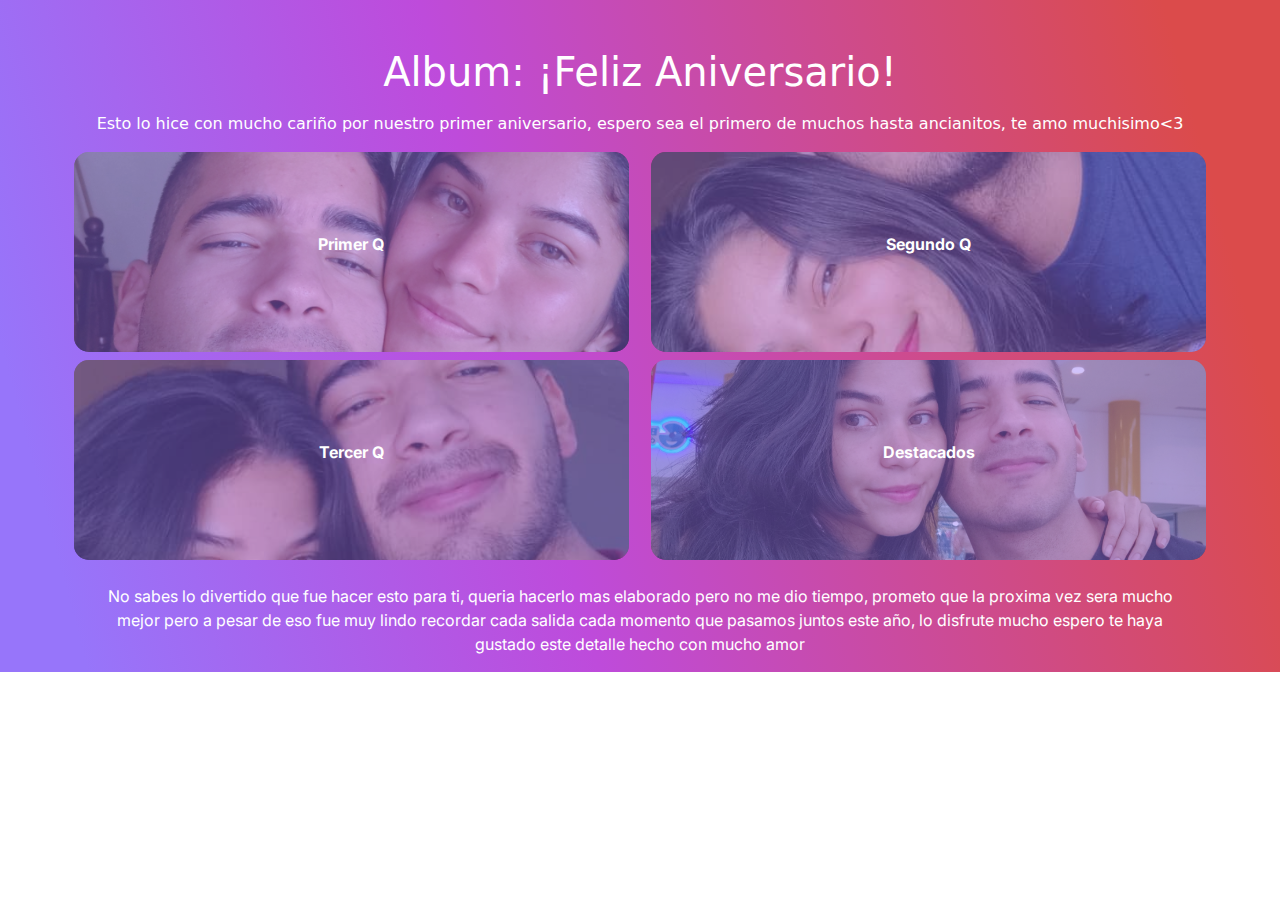
<file: index.html>
<!DOCTYPE html>
<html lang="en">
<head>
    <meta charset="UTF-8">
    <meta name="viewport" content="width=device-width, initial-scale=1.0">
    <link rel="stylesheet" href="css/bootstrap.min.css">
    <link rel="stylesheet" href="css/styles.css">
    <script defer src=""></script>
    <link rel="preconnect" href="https://fonts.googleapis.com">
    <link rel="preconnect" href="https://fonts.gstatic.com" crossorigin>
    <link href="https://fonts.googleapis.com/css2?family=Inter:wght@100..900&display=swap" rel="stylesheet">
    <title>Album</title>
</head>
<body class="fondo">
    <div class="container px-3">
        <div class="contenedor1 pt-5">
            <h1 class="titulo text-center mb-3">Album: ¡Feliz Aniversario!</h1>
            <p class="descripcion text-center">Esto lo hice con mucho cariño por nuestro primer aniversario, espero sea el primero de muchos hasta ancianitos, te amo muchisimo<3</p>
        </div>

        <div class="contenedor2 d-flex justify-content-between row">
            <a href="Q1.html" class="col-6 primero px-0">
                <div class="d-flex justify-content-center align-items-center">
                    <p id="pe">Primer Q</p>
                </div>
            </a>
            <a href="Q2.html" class="col-6 segundo px-0">
                <div class="d-flex justify-content-center align-items-center">
                    <p id="pee">Segundo Q</p>
                </div>
            </a>
            <a href="Q3.html" class="col-6 tercero mt-2 px-0">
                <div class="d-flex justify-content-center align-items-center">
                    <p id="peee">Tercer Q</p>
                </div>
            </a>
            <a href="QD.html" class="col-6 destacados mt-2 px-0">
                <div class="d-flex justify-content-center align-items-center">
                    <p id="peeee">Destacados</p>
                </div>
            </a>
        </div>

        <div>
            <p class="pie mt-4">No sabes lo divertido que fue hacer esto para ti, queria hacerlo mas elaborado pero no me dio tiempo, prometo que la proxima vez sera mucho mejor pero a pesar de eso fue muy lindo recordar cada salida cada momento que pasamos juntos este año, lo disfrute mucho espero te haya gustado este detalle hecho con mucho amor</p>
        </div>
    </div>
</body>
</html>
</file>
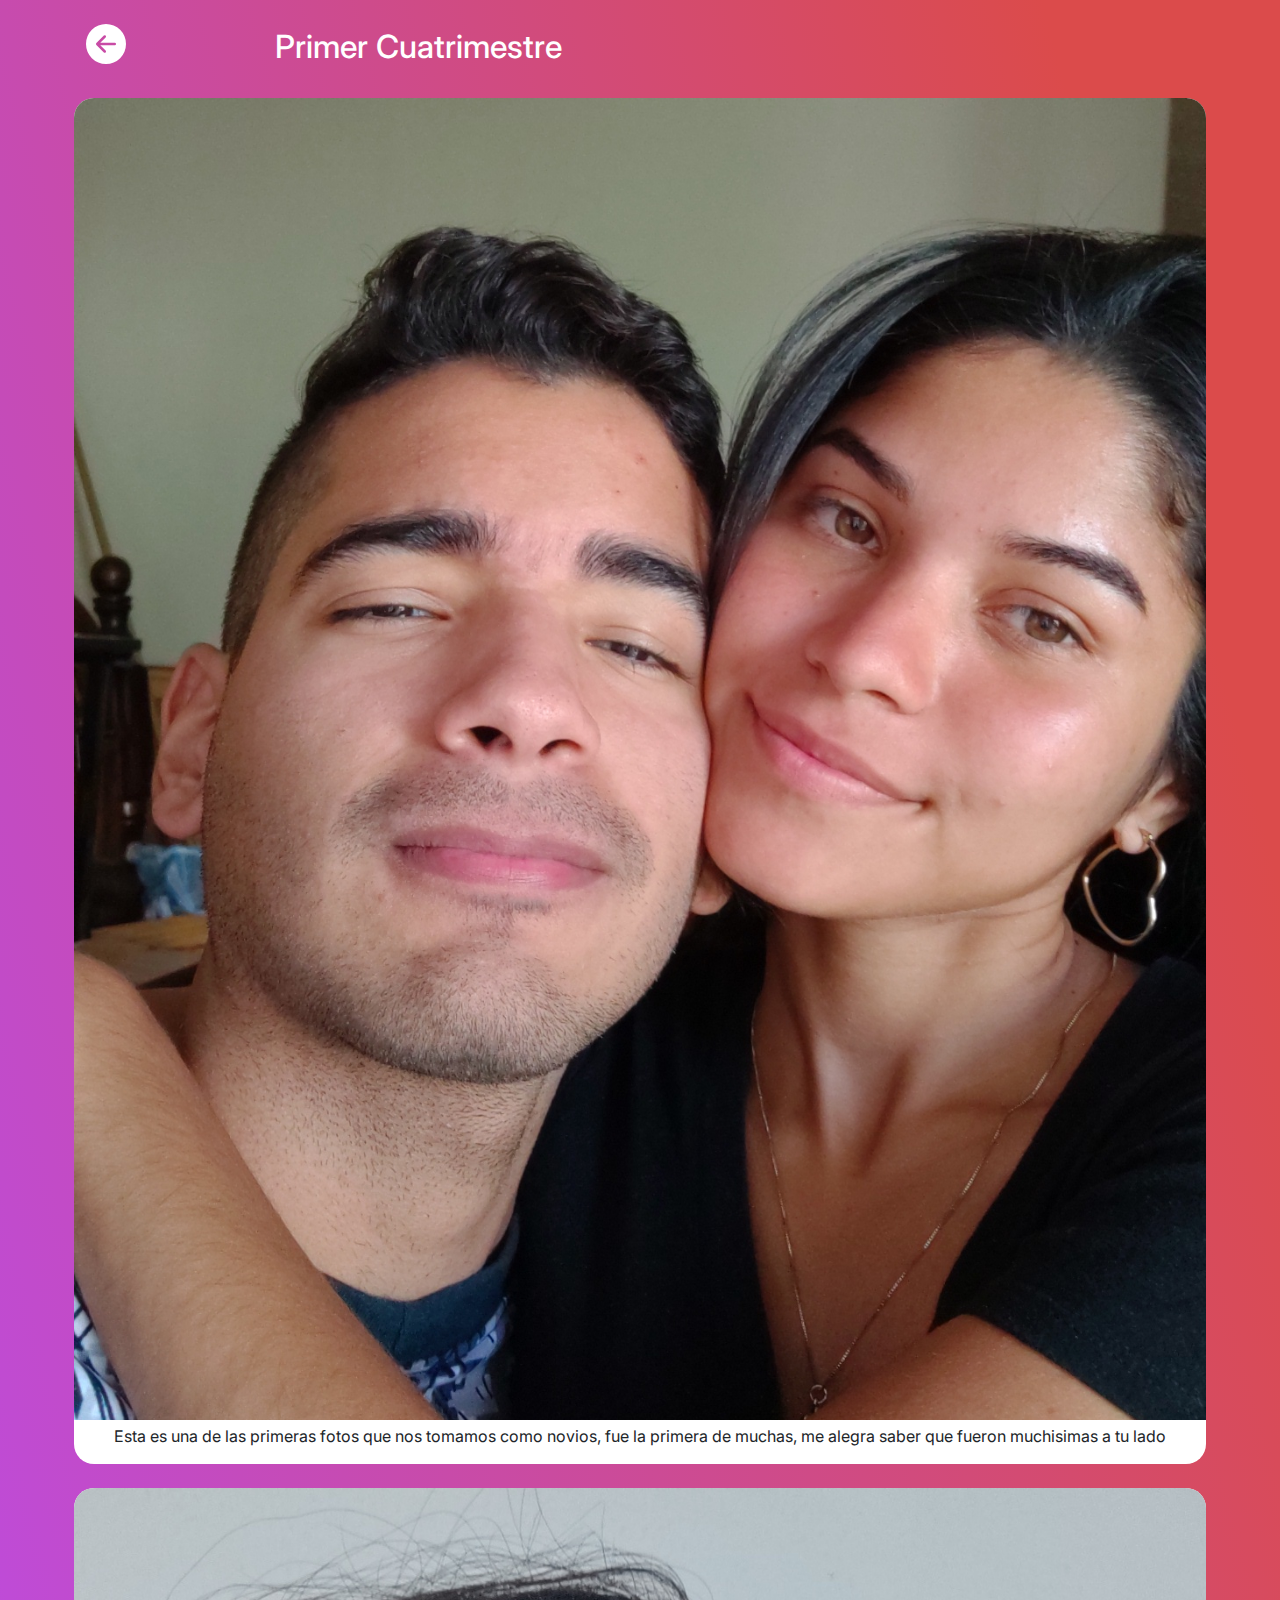
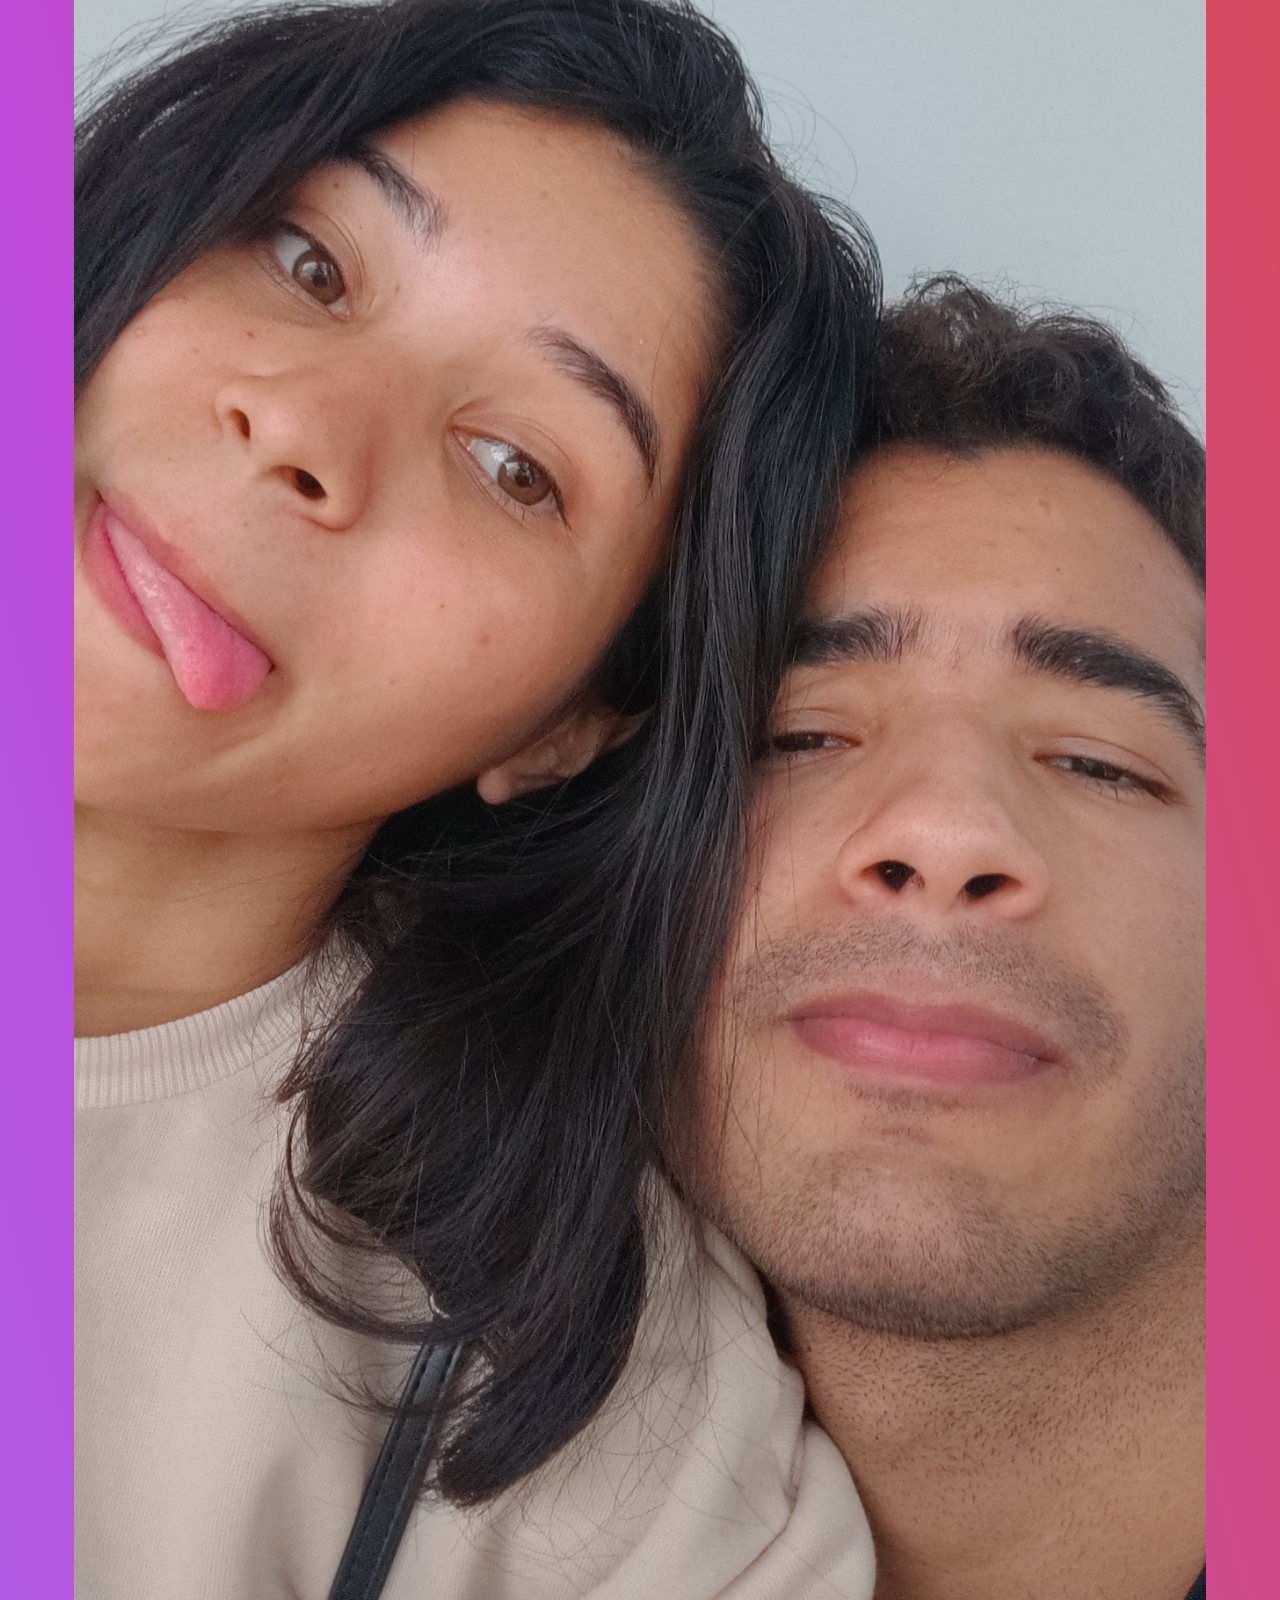
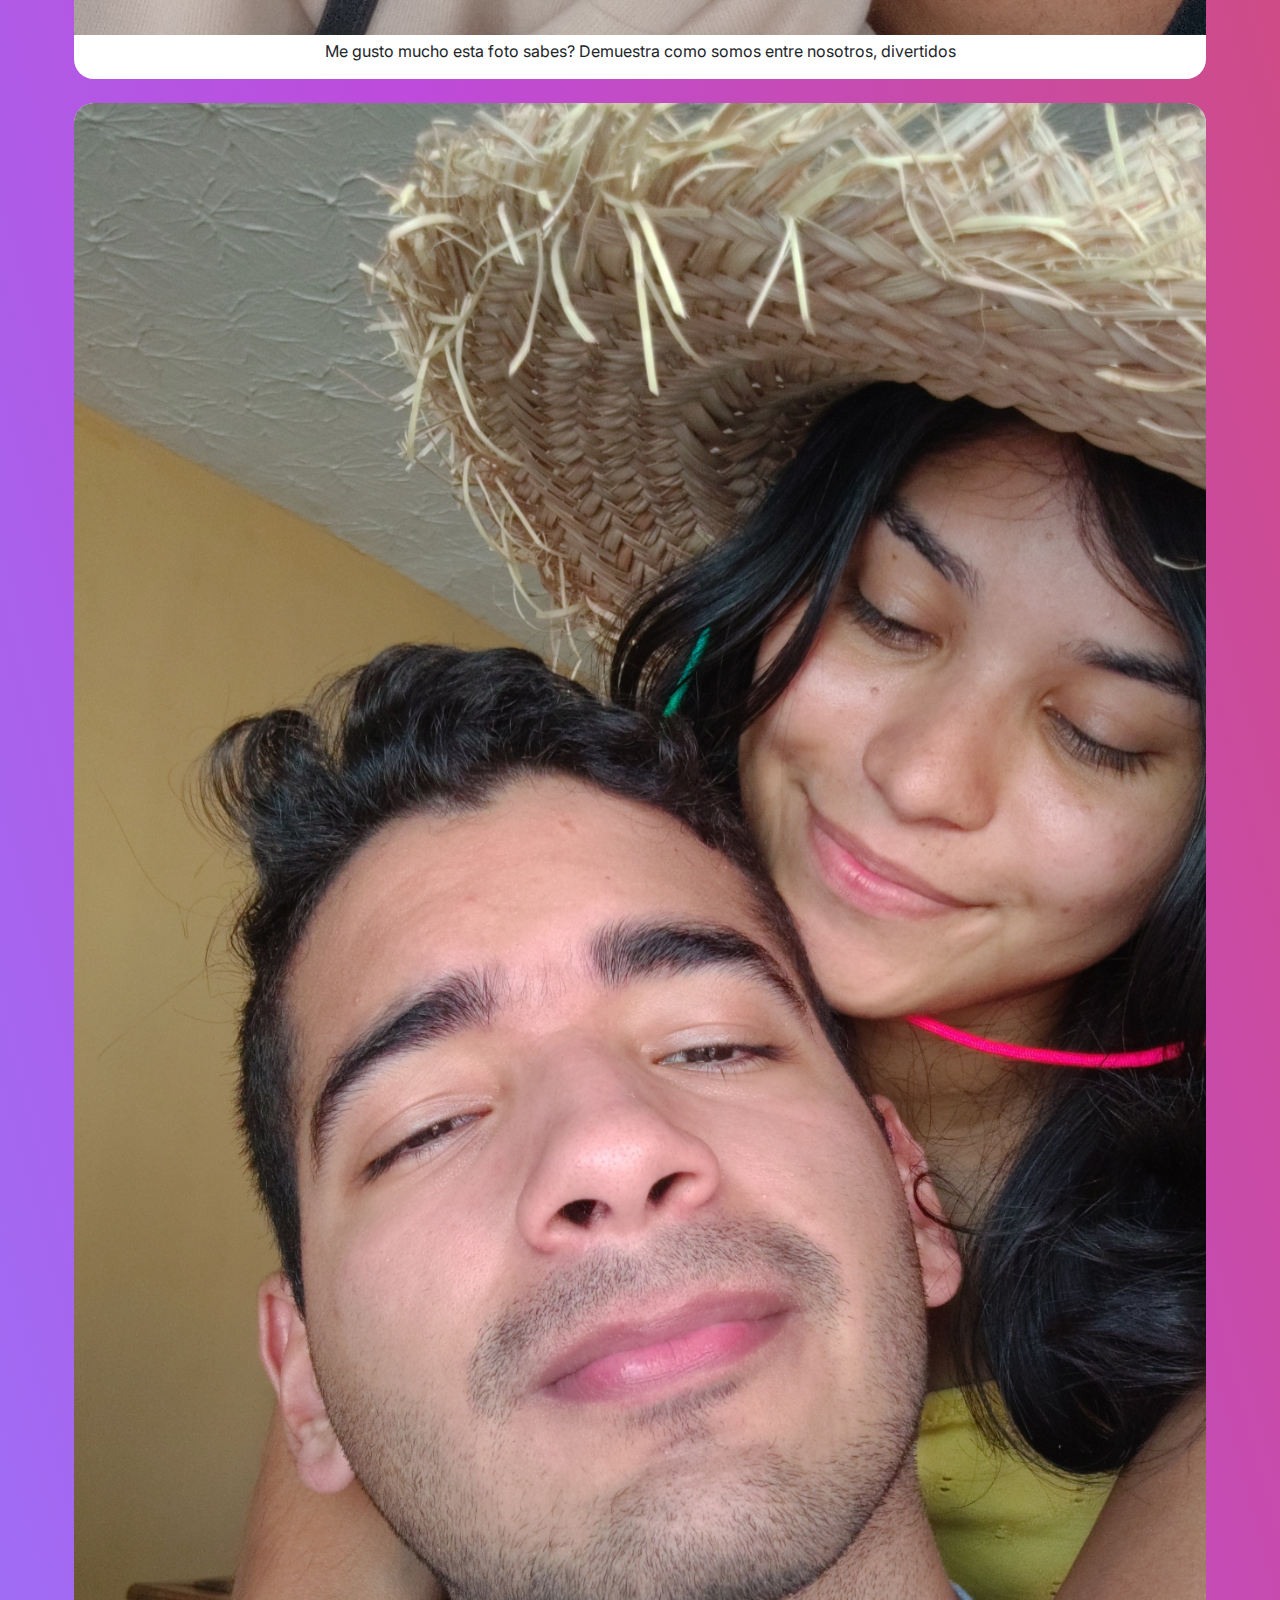
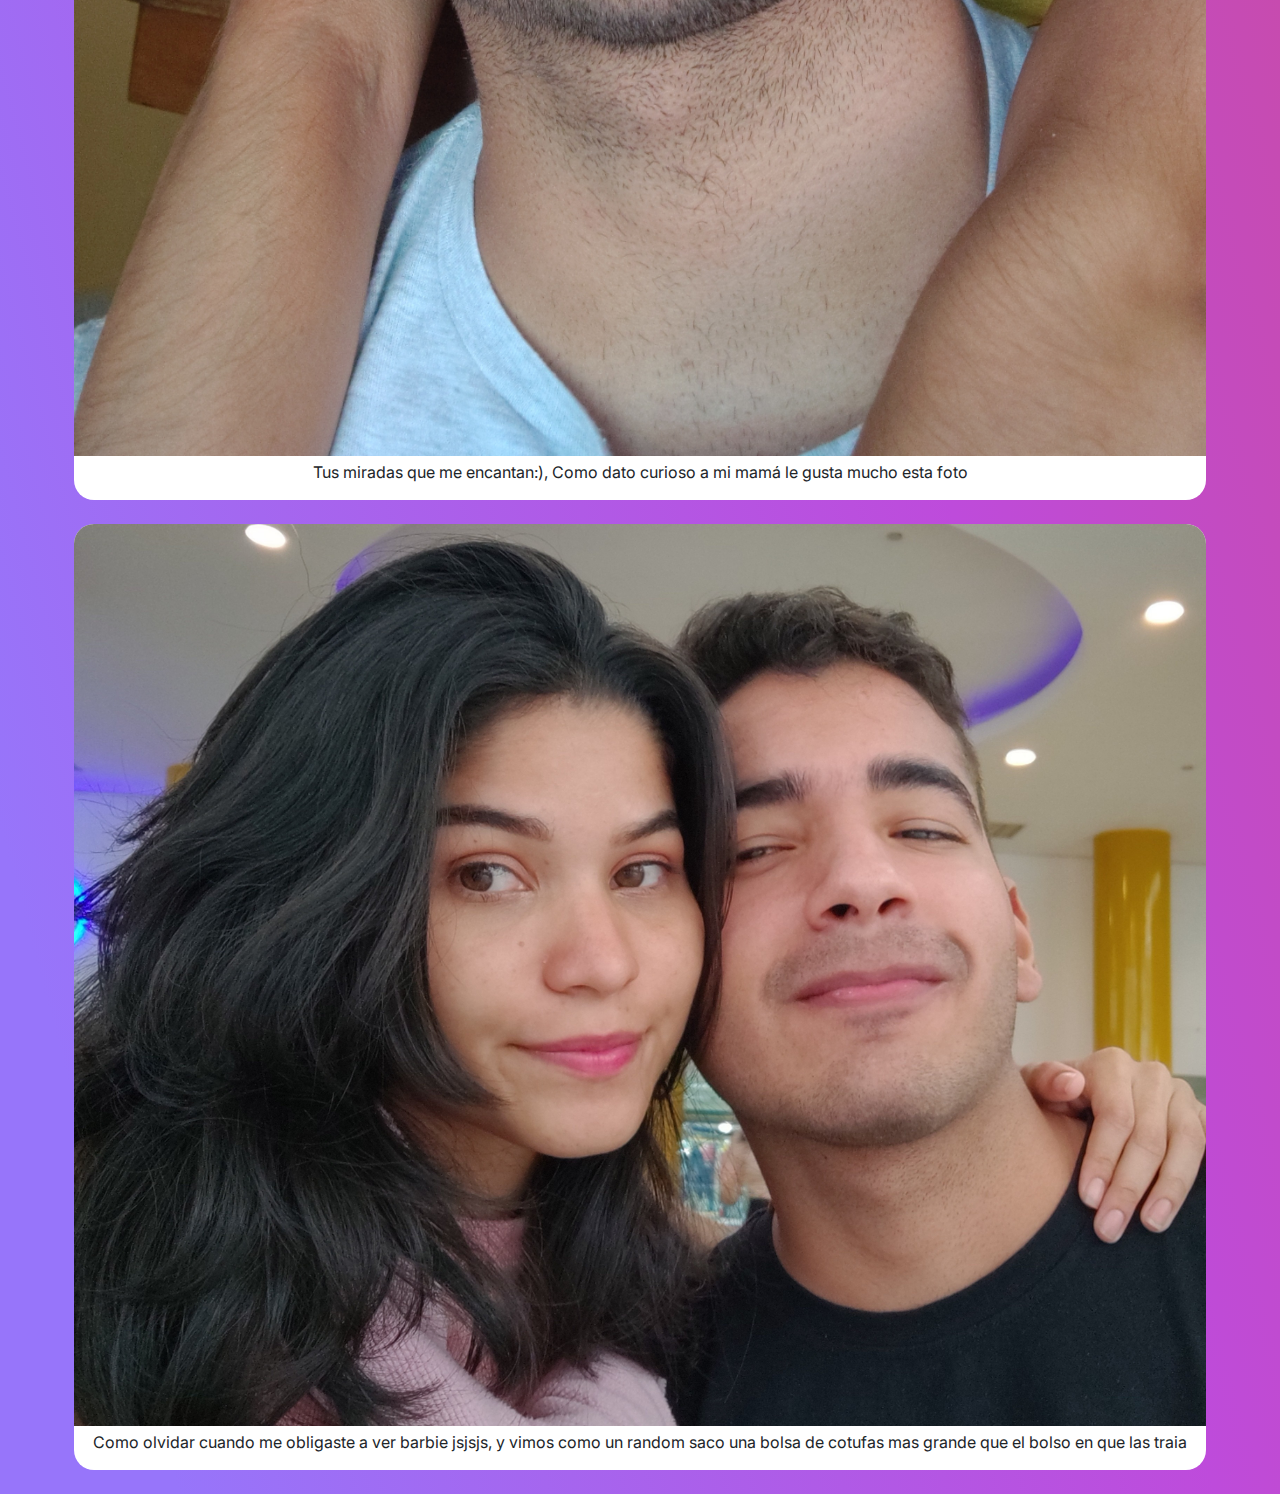
<file: Q1.html>
<!DOCTYPE html>
<html lang="en">
<head>
    <meta charset="UTF-8">
    <meta name="viewport" content="width=device-width, initial-scale=1.0">
    <link rel="stylesheet" href="css/bootstrap.min.css">
    <link rel="stylesheet" href="css/styles.css">
    <script defer src=""></script>
    <link rel="preconnect" href="https://fonts.googleapis.com">
    <link rel="preconnect" href="https://fonts.gstatic.com" crossorigin>
    <link href="https://fonts.googleapis.com/css2?family=Inter:wght@100..900&display=swap" rel="stylesheet">
    <title>Album</title>
</head>
<body class="fondo-dos">
    <div class="container px-3">
        <div class="row d-flex mt-4">
            <div class="col-2">
                <a href="index.html">
                    <svg xmlns="http://www.w3.org/2000/svg" width="16" height="16" fill="currentColor" class="flecha bi bi-arrow-left-circle-fill" viewBox="0 0 16 16">
                        <path d="M8 0a8 8 0 1 0 0 16A8 8 0 0 0 8 0m3.5 7.5a.5.5 0 0 1 0 1H5.707l2.147 2.146a.5.5 0 0 1-.708.708l-3-3a.5.5 0 0 1 0-.708l3-3a.5.5 0 1 1 .708.708L5.707 7.5z"/>
                    </svg>
                </a>
            </div>
            <div class="col-10 mt-1">
                <h2>Primer Cuatrimestre</h2>
            </div>
        </div>

        <div class="row mt-4">
            <div class="carta mb-4">
                <div>
                    <img src="img/PrimerQ/Q1-foto-uno.jpg" alt="">
                </div>
                <div class="px-2 mt-1">
                    <p>Esta es una de las primeras fotos que nos tomamos como novios, fue la primera de muchas,  me alegra saber que fueron muchisimas a tu lado</p>
                </div>
            </div>

            <div class="carta mb-4">
                <div>
                    <img src="img/PrimerQ/Q1-foto-dos.jpg" alt="">
                </div>
                <div class="px-2 mt-1">
                    <p>Me gusto mucho esta foto sabes? Demuestra como somos entre nosotros, divertidos</p>
                </div>
            </div>

            <div class="carta mb-4">
                <div>
                    <img src="img/PrimerQ/Q1-foto-tres.jpg" alt="">
                </div>
                <div class="px-2 mt-1">
                    <p>Tus miradas que me encantan:), Como dato curioso a mi mamá le gusta mucho esta foto</p>
                </div>
            </div>

            <div class="carta mb-4">
                <div>
                    <img src="img/PrimerQ/Q1-foto-cuatro.jpg" alt="">
                </div>
                <div class="px-2 mt-1">
                    <p>Como olvidar cuando me obligaste a ver barbie jsjsjs, y vimos como un random saco una bolsa de cotufas mas grande que el bolso en que las traia<p>
                </div>
            </div>
        </div>
    </div>
</body>
</html>
</file>
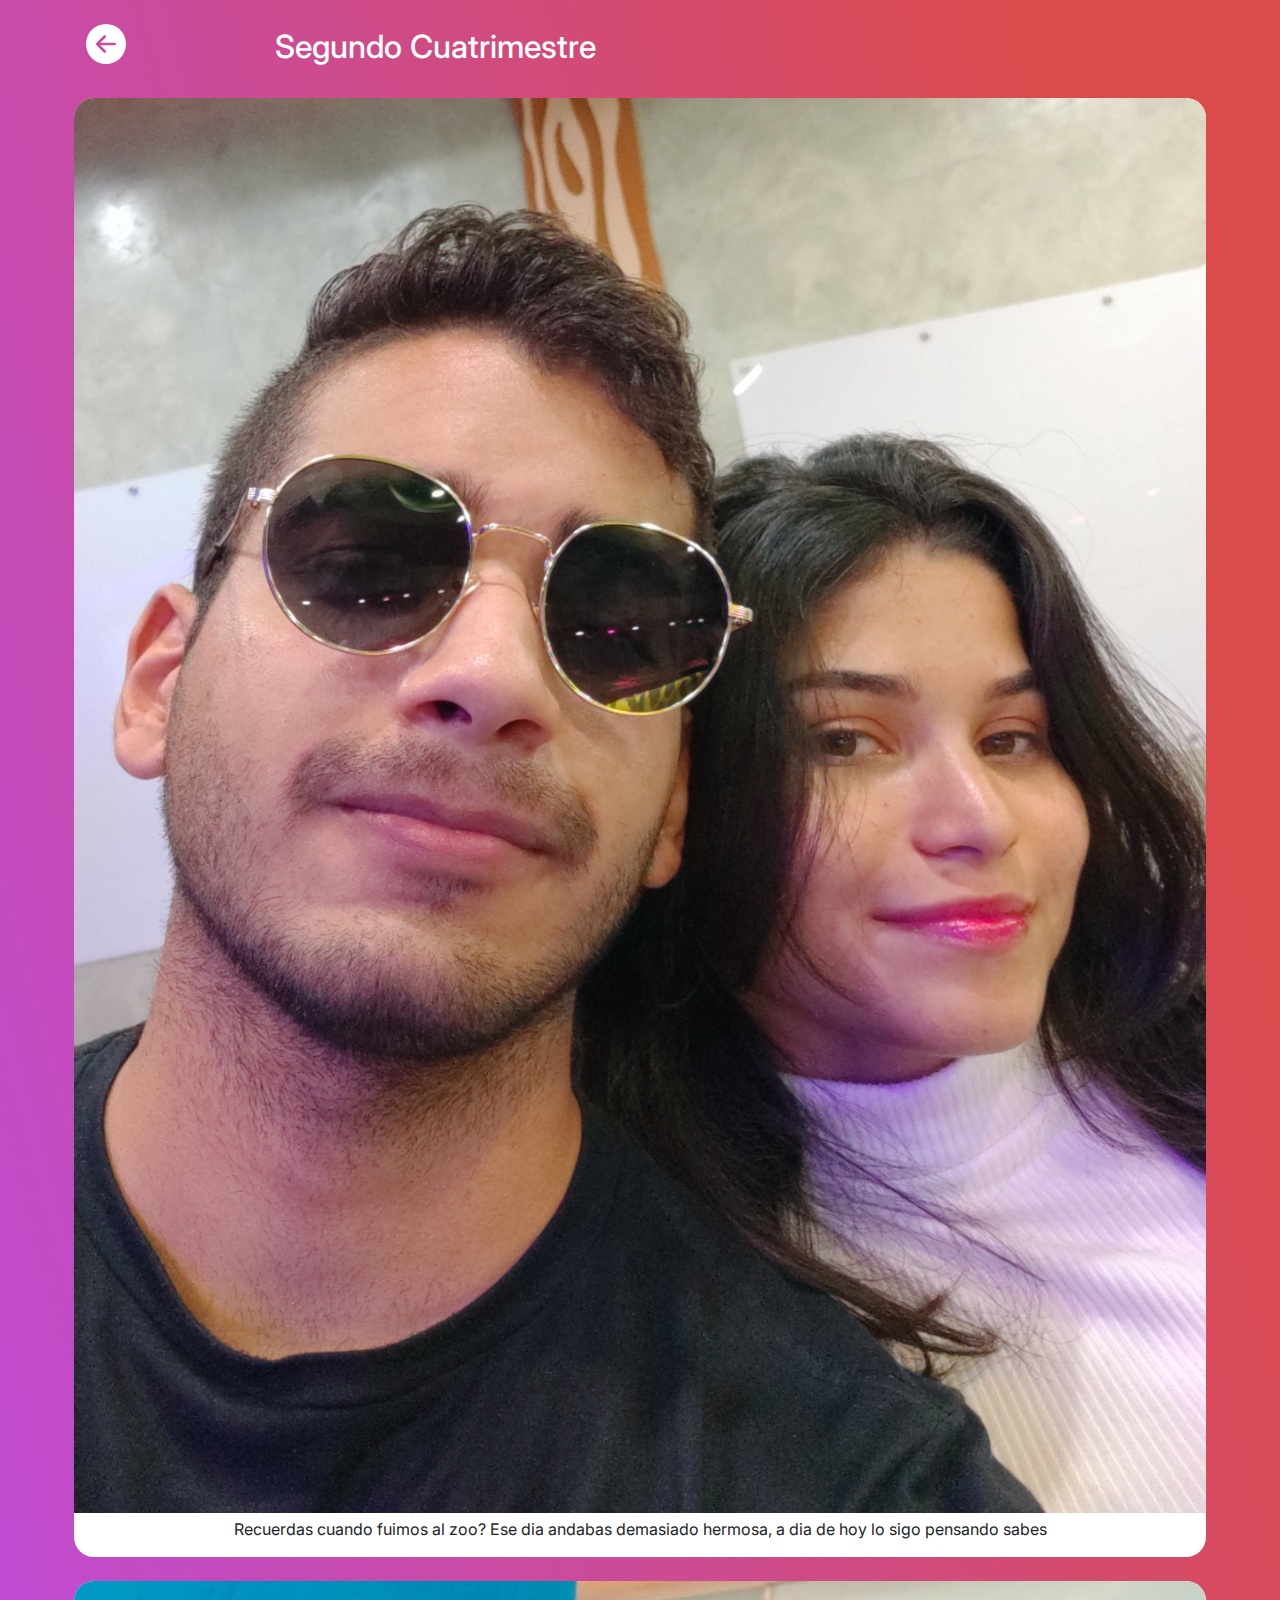
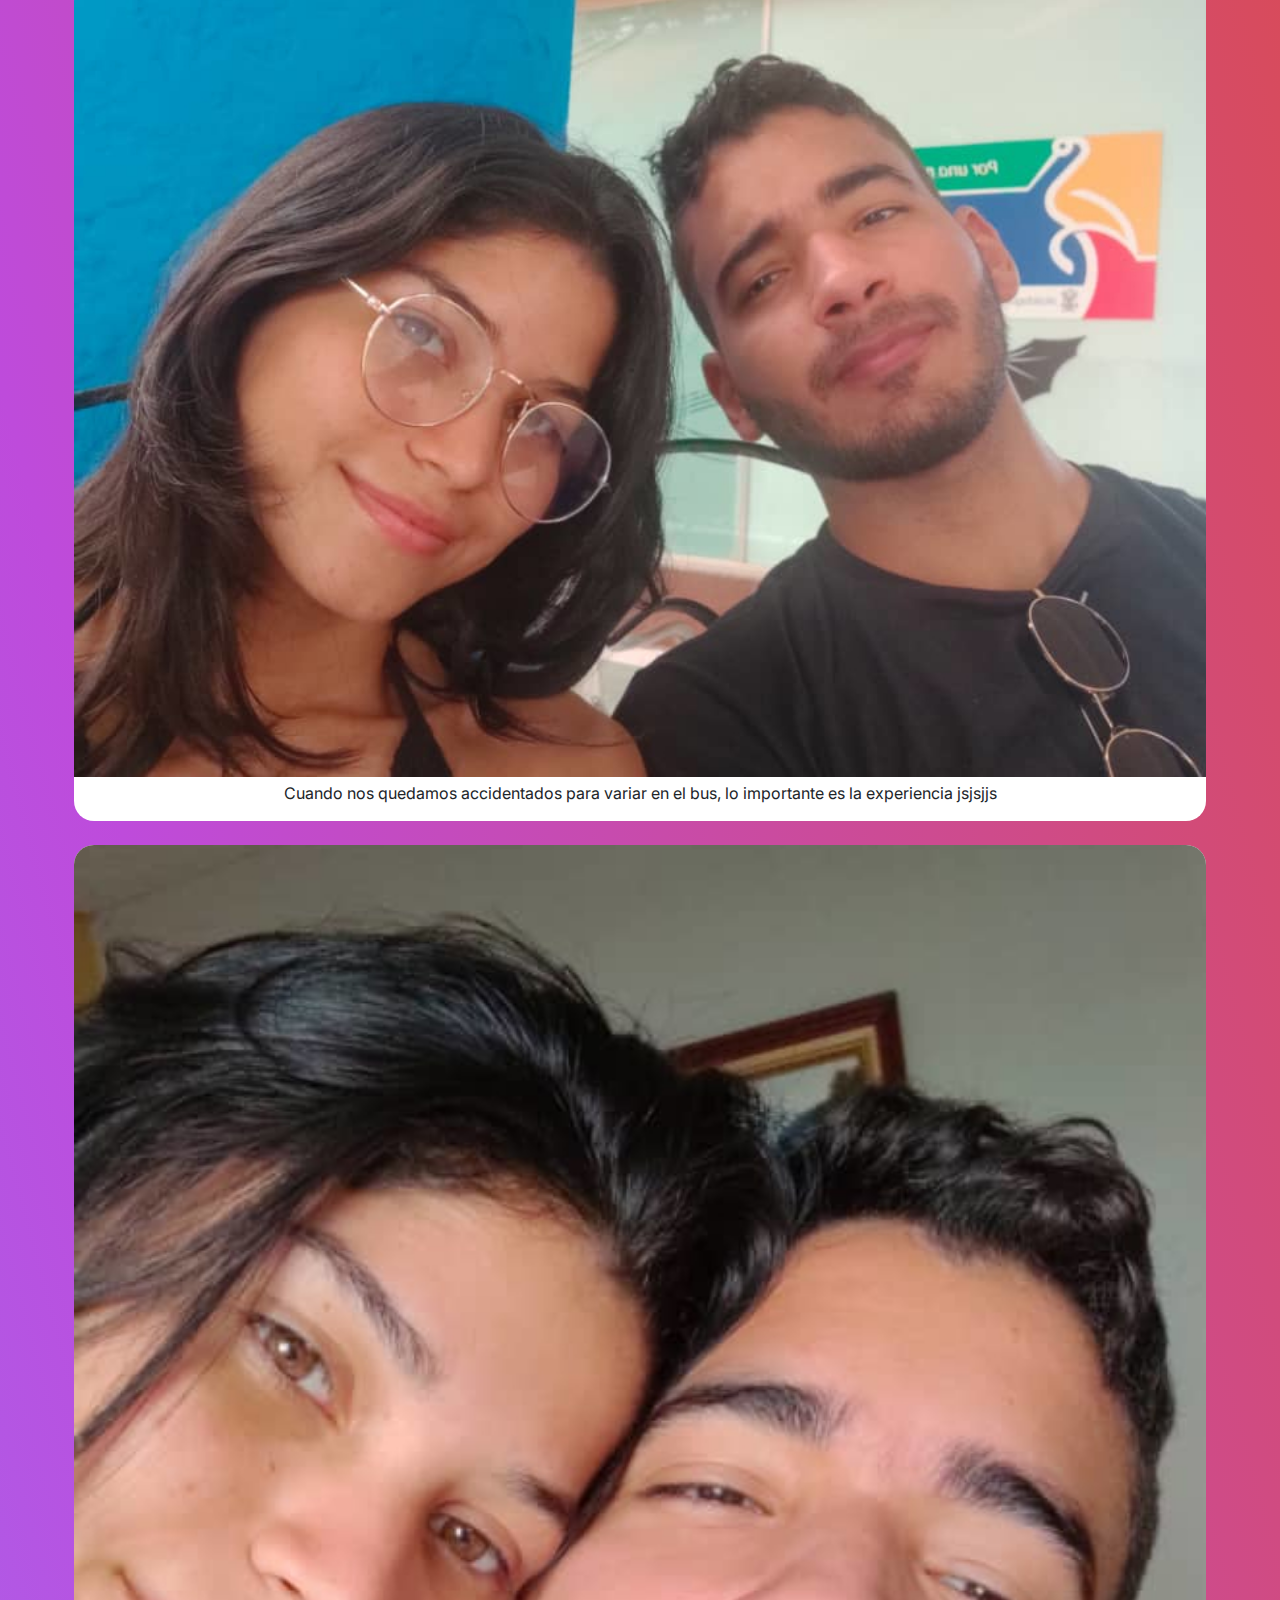
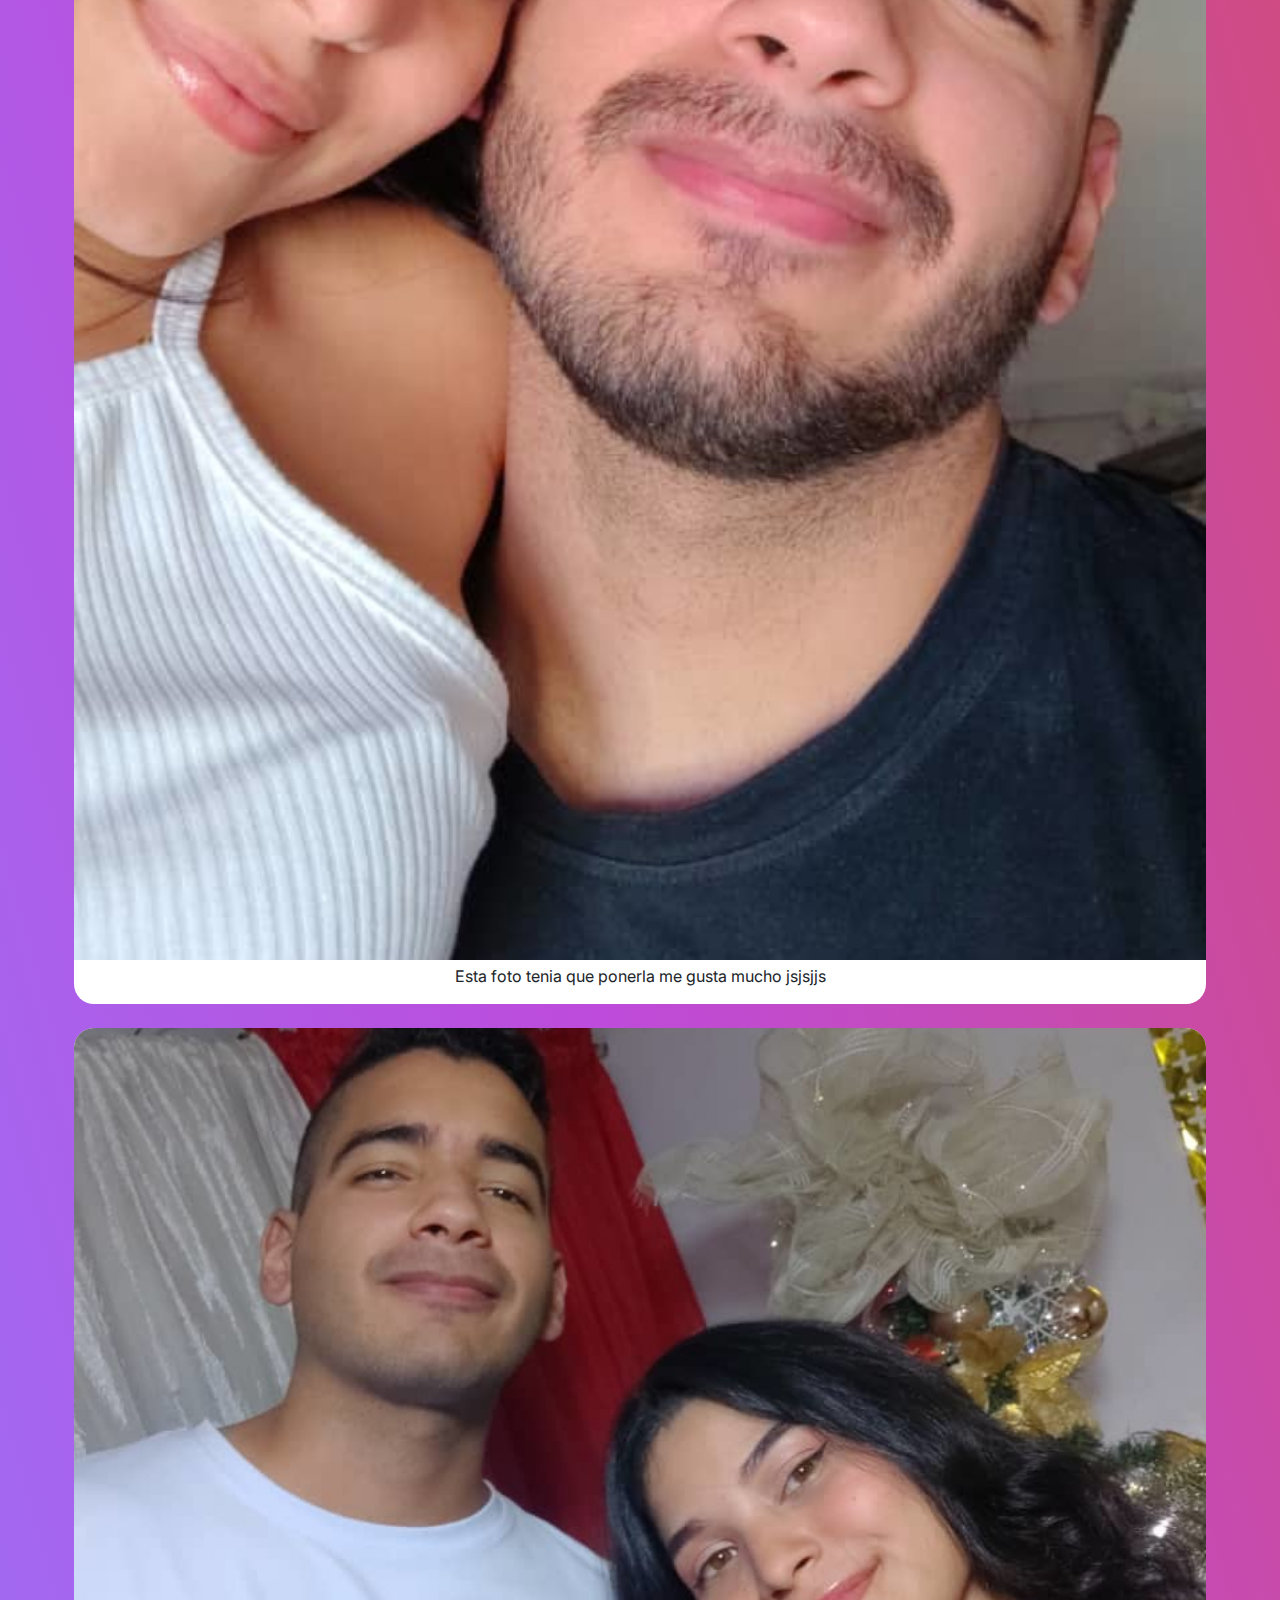
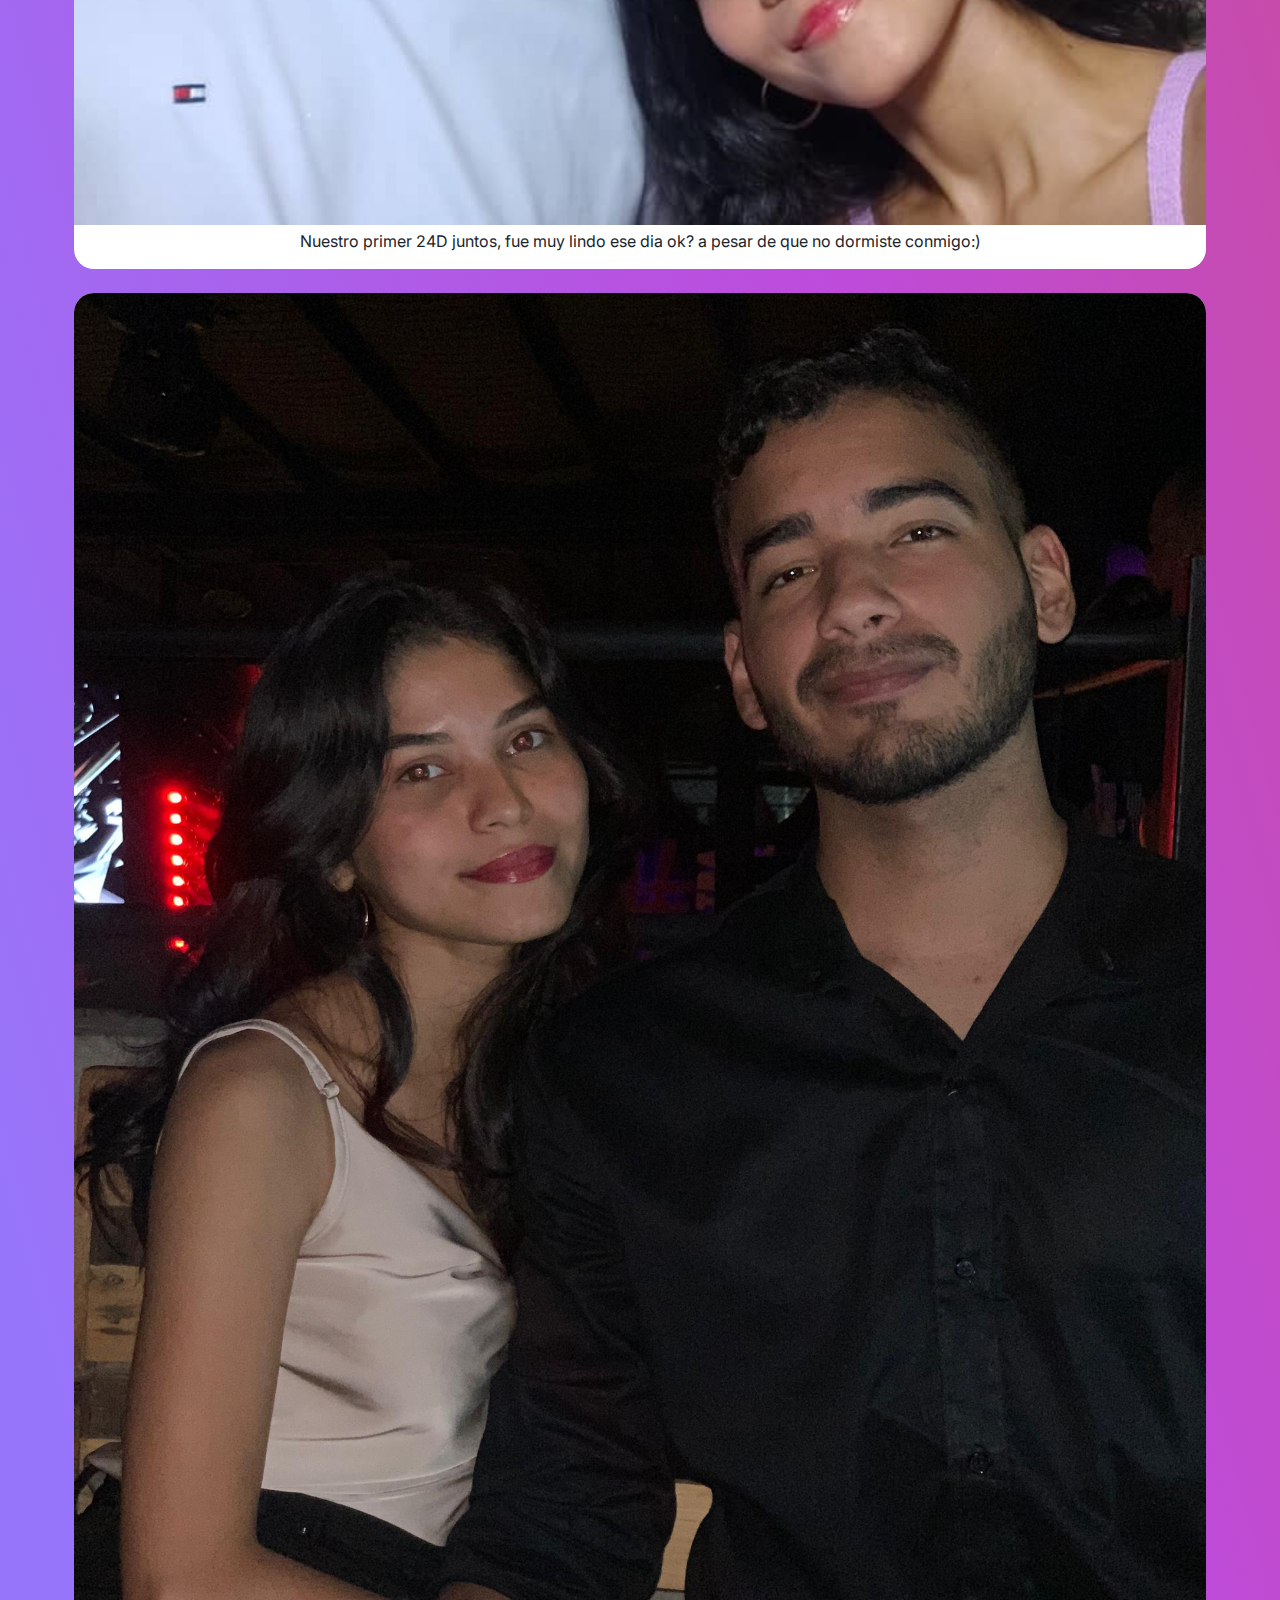
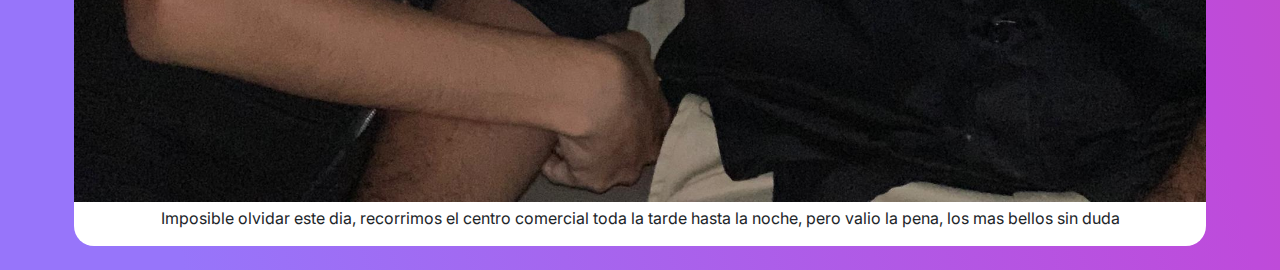
<file: Q2.html>
<!DOCTYPE html>
<html lang="en">
<head>
    <meta charset="UTF-8">
    <meta name="viewport" content="width=device-width, initial-scale=1.0">
    <link rel="stylesheet" href="css/bootstrap.min.css">
    <link rel="stylesheet" href="css/styles.css">
    <script defer src=""></script>
    <link rel="preconnect" href="https://fonts.googleapis.com">
    <link rel="preconnect" href="https://fonts.gstatic.com" crossorigin>
    <link href="https://fonts.googleapis.com/css2?family=Inter:wght@100..900&display=swap" rel="stylesheet">
    <title>Album</title>
</head>
<body class="fondo-dos">
    <div class="container px-3">
        <div class="row d-flex mt-4">
            <div class="col-2">
                <a href="index.html">
                    <svg xmlns="http://www.w3.org/2000/svg" width="16" height="16" fill="currentColor" class="flecha bi bi-arrow-left-circle-fill" viewBox="0 0 16 16">
                        <path d="M8 0a8 8 0 1 0 0 16A8 8 0 0 0 8 0m3.5 7.5a.5.5 0 0 1 0 1H5.707l2.147 2.146a.5.5 0 0 1-.708.708l-3-3a.5.5 0 0 1 0-.708l3-3a.5.5 0 1 1 .708.708L5.707 7.5z"/>
                    </svg>
                </a>
            </div>
            <div class="col-10 mt-1">
                <h2>Segundo Cuatrimestre</h2>
            </div>
        </div>

        <div class="row mt-4">
            <div class="carta mb-4">
                <div>
                    <img src="img/SegundoQ/Q2-foto-uno.jpg" alt="">
                </div>
                <div class="px-2 mt-1">
                    <p>Recuerdas cuando fuimos al zoo? Ese dia andabas demasiado hermosa,  a dia de hoy lo sigo pensando sabes</p>
                </div>
            </div>

            <div class="carta mb-4">
                <div>
                    <img src="img/SegundoQ/Q2-foto-dos.jpeg" alt="">
                </div>
                <div class="px-2 mt-1">
                    <p>Cuando nos quedamos accidentados para variar en el bus, lo importante es la experiencia jsjsjjs</p>
                </div>
            </div>

            <div class="carta mb-4">
                <div>
                    <img src="img/SegundoQ/Q2-foto-tres.jpeg" alt="">
                </div>
                <div class="px-2 mt-1">
                    <p>Esta foto tenia que ponerla me gusta mucho jsjsjjs</p>
                </div>
            </div>

            <div class="carta mb-4">
                <div>
                    <img src="img/SegundoQ/Q2-foto-cuatro.jpeg" alt="">
                </div>
                <div class="px-2 mt-1">
                    <p>Nuestro primer 24D juntos, fue muy lindo ese dia ok? a pesar de que no dormiste conmigo:)<p>
                </div>
            </div>

            <div class="carta mb-4">
                <div>
                    <img src="img/SegundoQ/Q2-foto-cinco.jpeg" alt="">
                </div>
                <div class="px-2 mt-1">
                    <p>Imposible olvidar este dia, recorrimos el centro comercial toda la tarde hasta la noche, pero valio la pena, los mas bellos sin duda<p>
                </div>
            </div>
        </div>
    </div>
</body>
</html>
</file>
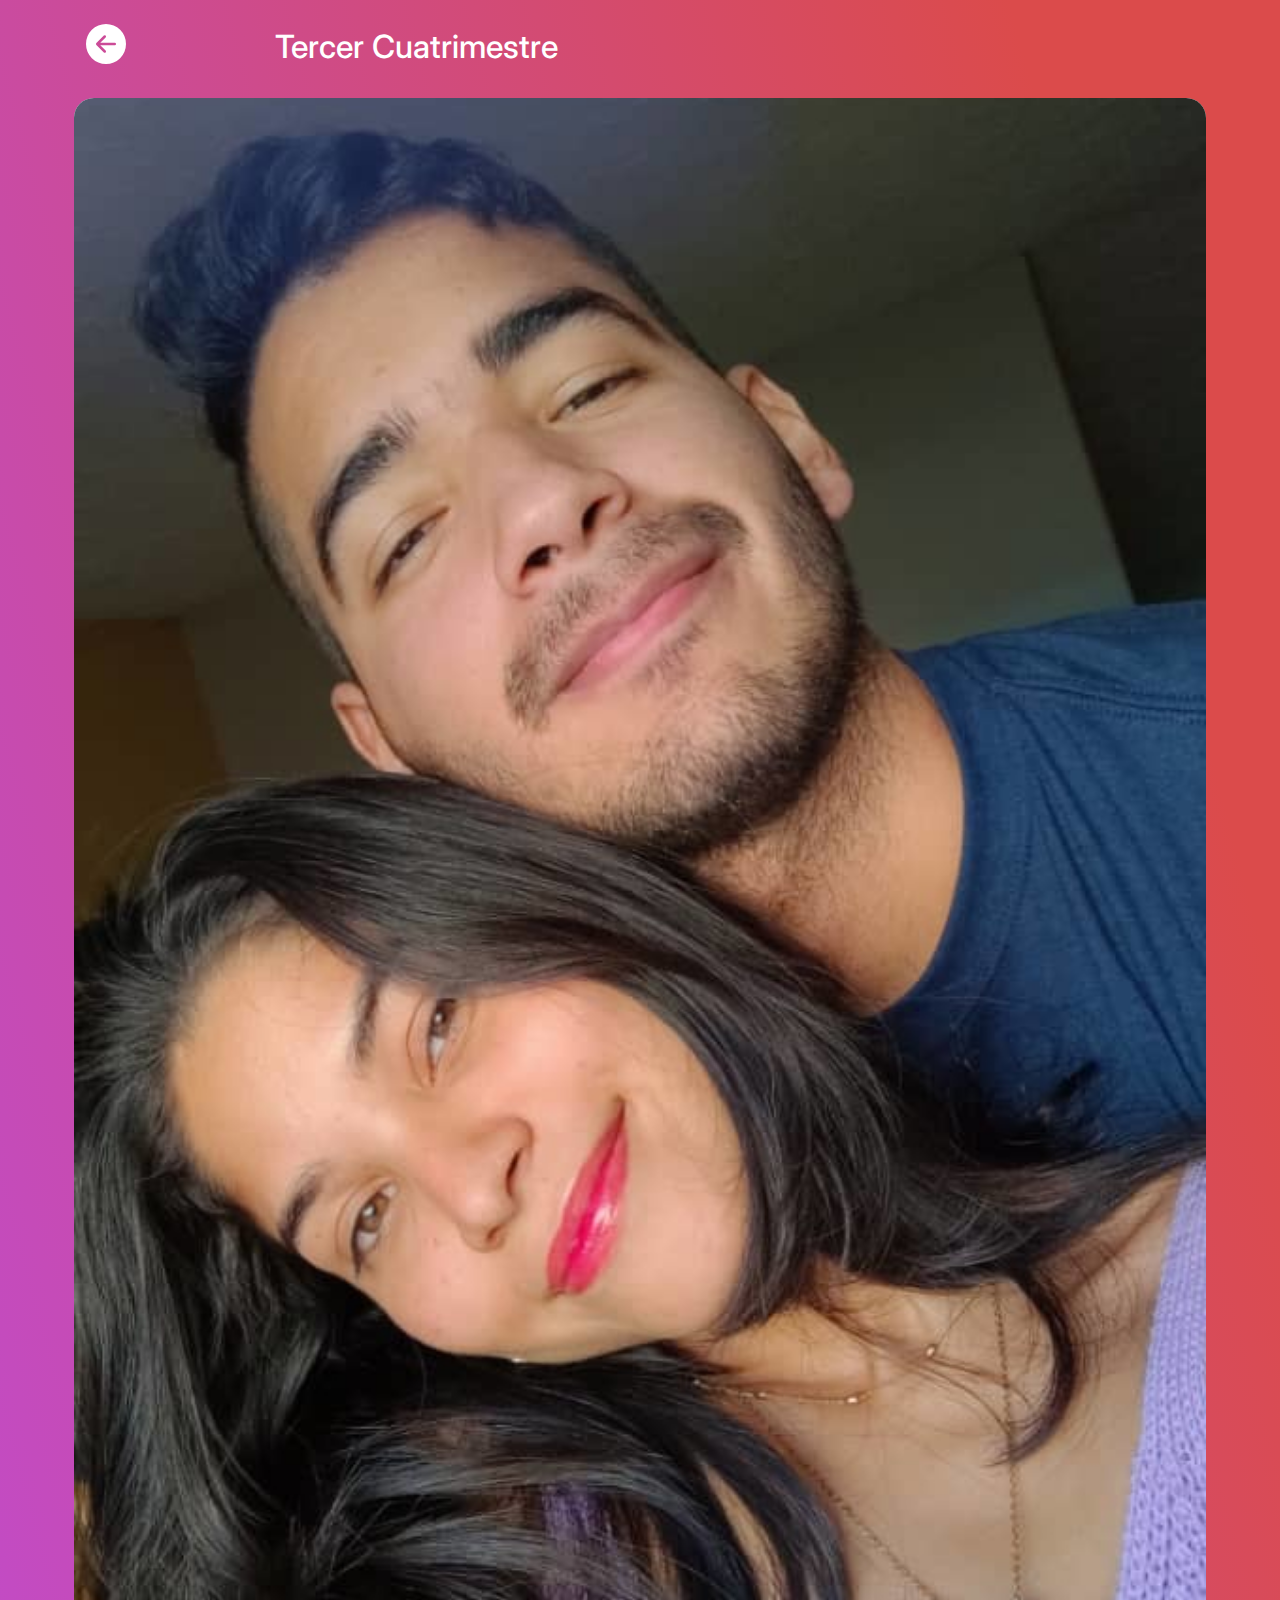
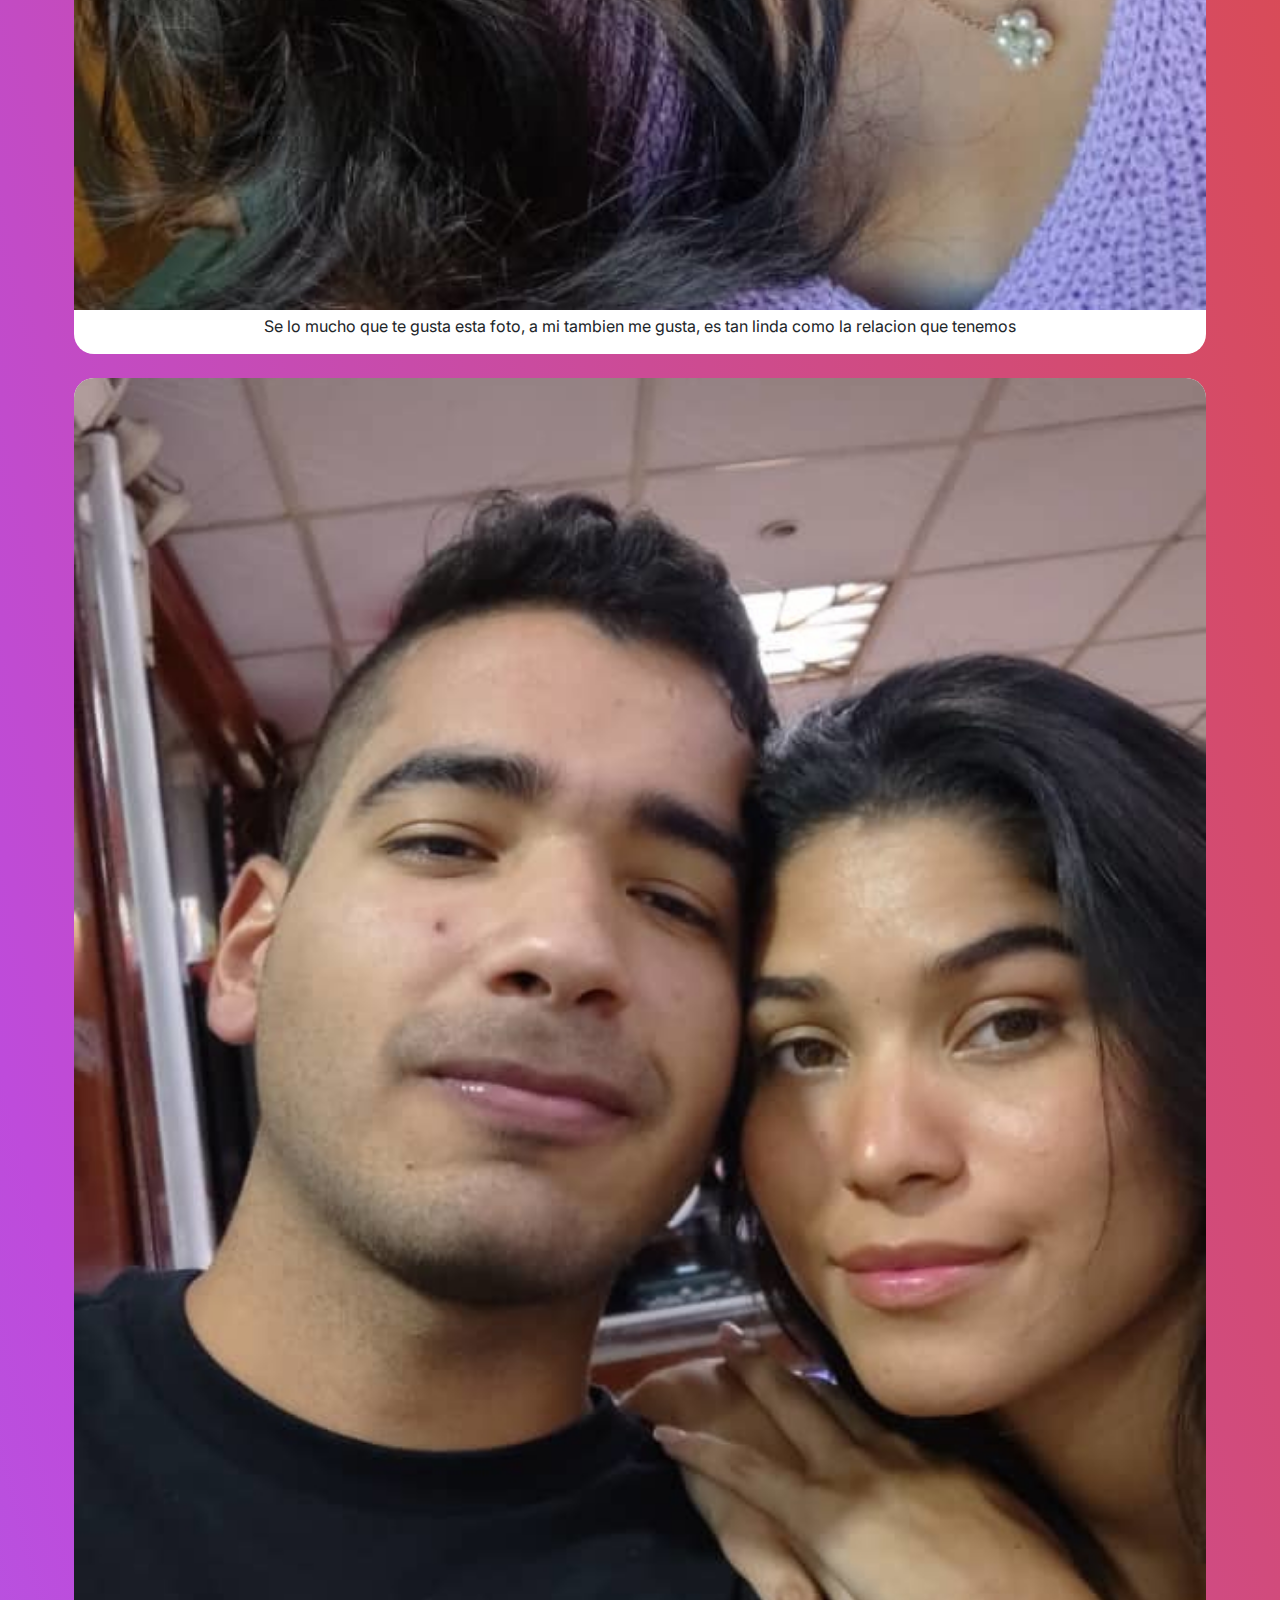
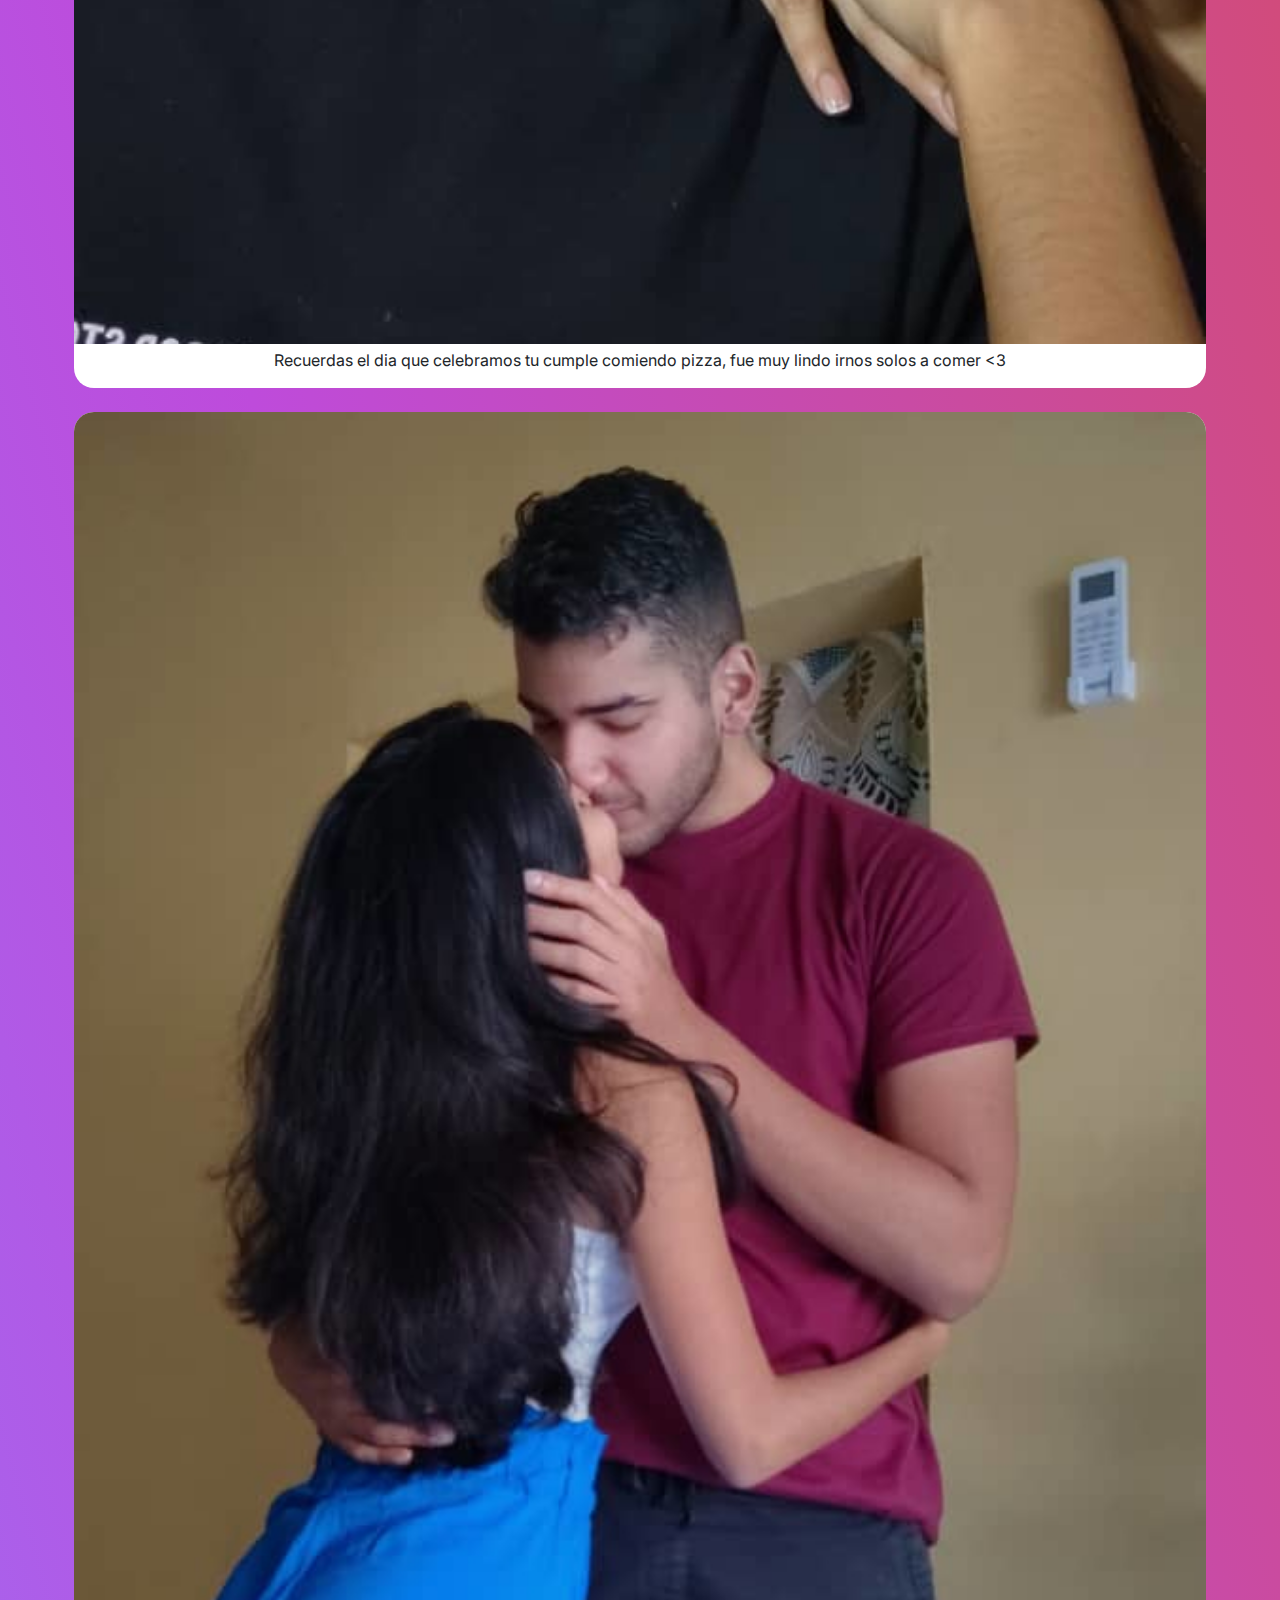
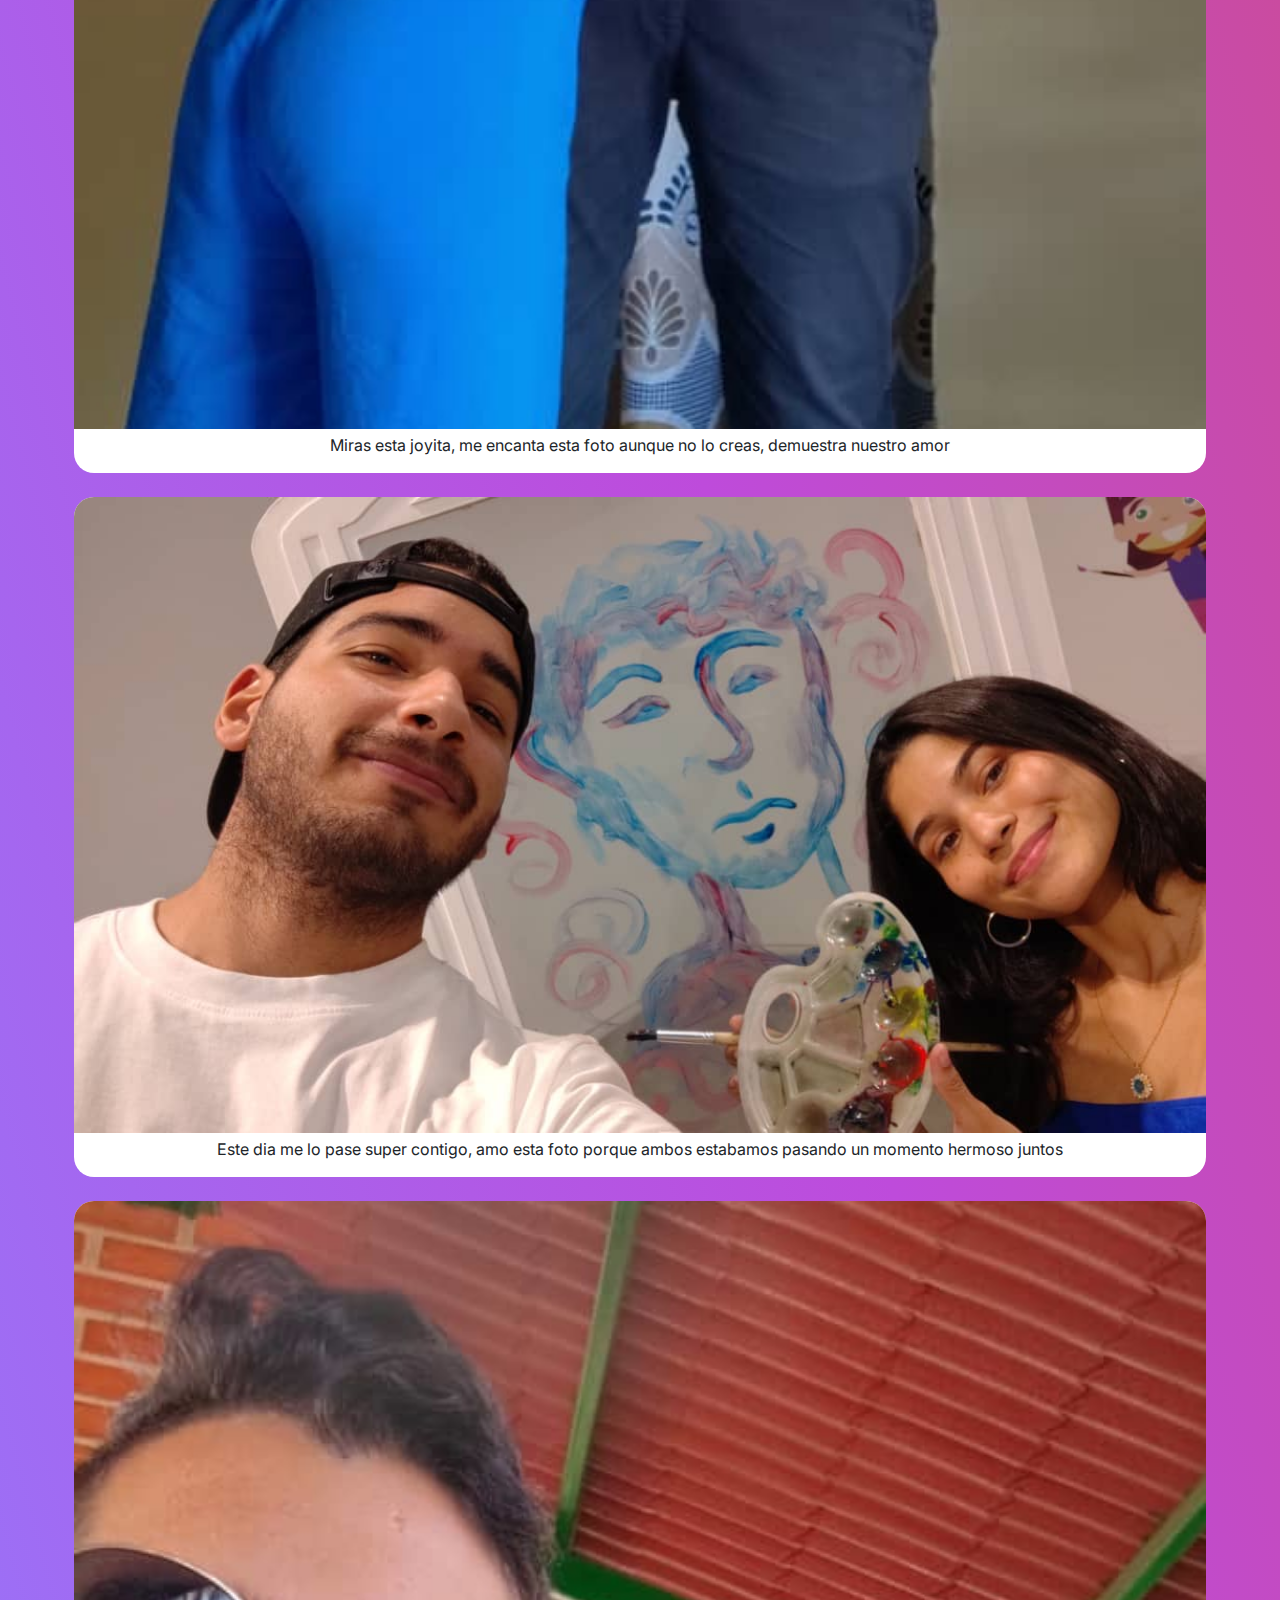
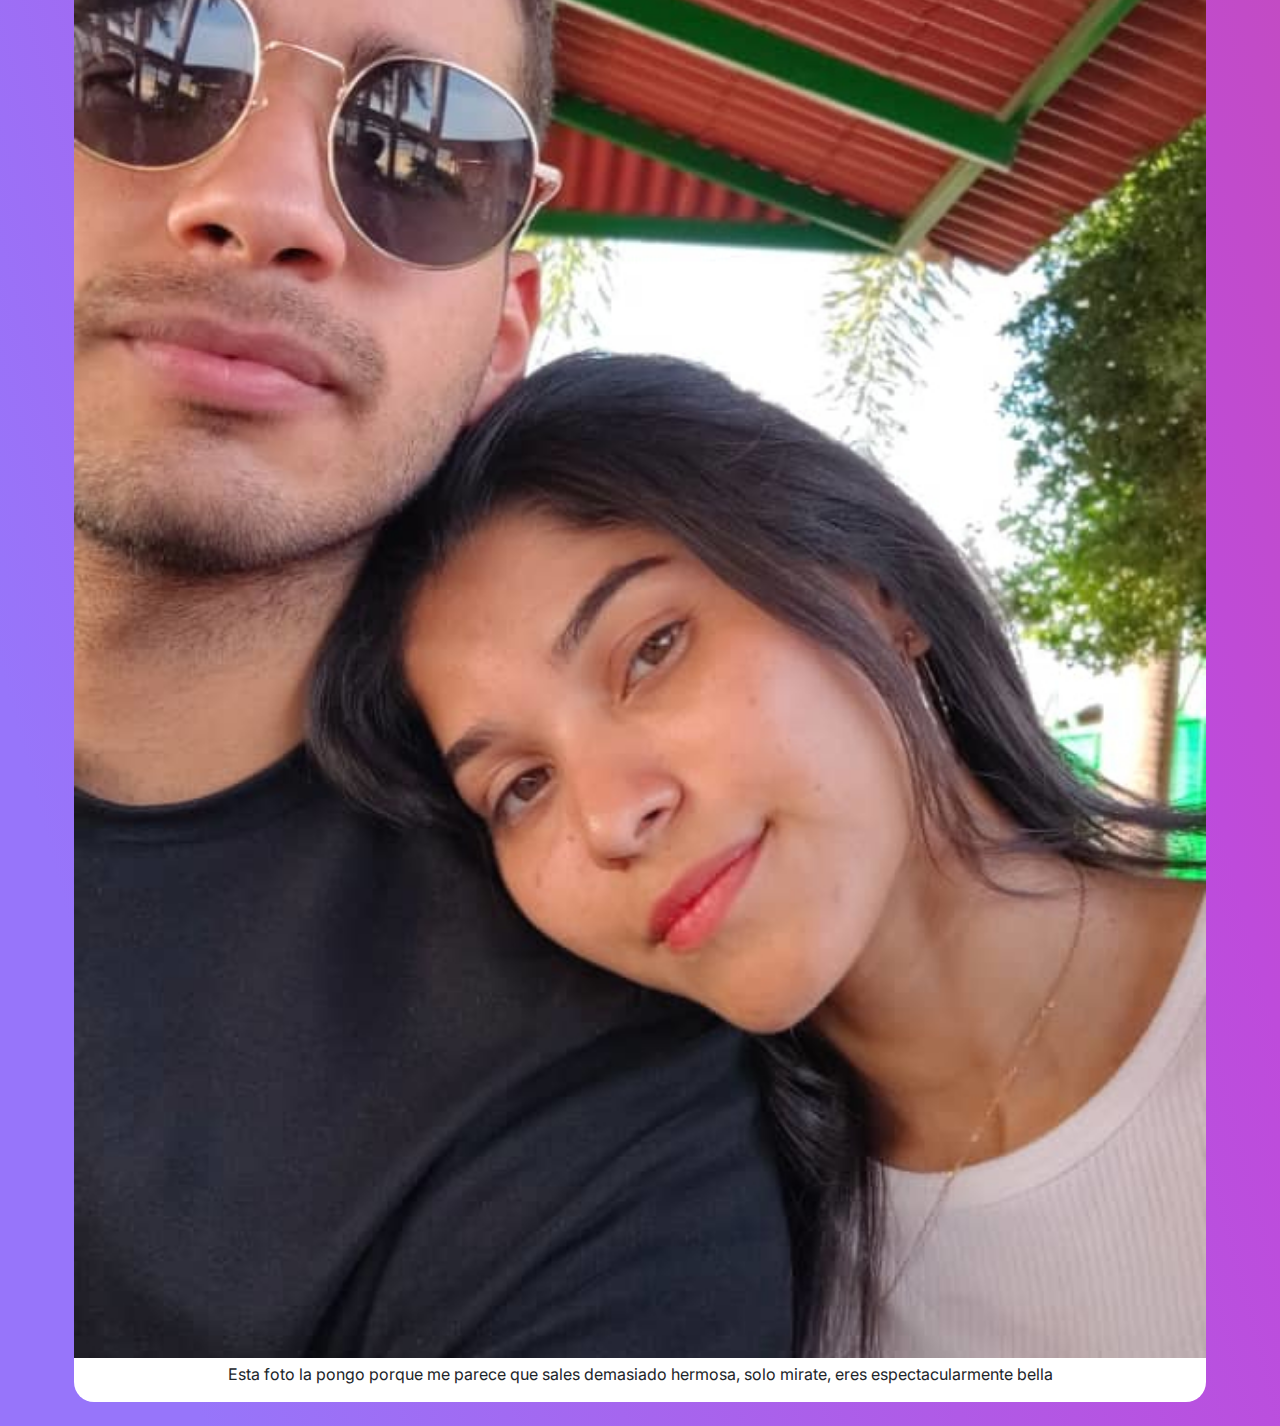
<file: Q3.html>
<!DOCTYPE html>
<html lang="en">
<head>
    <meta charset="UTF-8">
    <meta name="viewport" content="width=device-width, initial-scale=1.0">
    <link rel="stylesheet" href="css/bootstrap.min.css">
    <link rel="stylesheet" href="css/styles.css">
    <script defer src=""></script>
    <link rel="preconnect" href="https://fonts.googleapis.com">
    <link rel="preconnect" href="https://fonts.gstatic.com" crossorigin>
    <link href="https://fonts.googleapis.com/css2?family=Inter:wght@100..900&display=swap" rel="stylesheet">
    <title>Album</title>
</head>
<body class="fondo-dos">
    <div class="container px-3">
        <div class="row d-flex mt-4">
            <div class="col-2">
                <a href="index.html">
                    <svg xmlns="http://www.w3.org/2000/svg" width="16" height="16" fill="currentColor" class="flecha bi bi-arrow-left-circle-fill" viewBox="0 0 16 16">
                        <path d="M8 0a8 8 0 1 0 0 16A8 8 0 0 0 8 0m3.5 7.5a.5.5 0 0 1 0 1H5.707l2.147 2.146a.5.5 0 0 1-.708.708l-3-3a.5.5 0 0 1 0-.708l3-3a.5.5 0 1 1 .708.708L5.707 7.5z"/>
                    </svg>
                </a>
            </div>
            <div class="col-10 mt-1">
                <h2>Tercer Cuatrimestre</h2>
            </div>
        </div>

        <div class="row mt-4">
            <div class="carta mb-4">
                <div>
                    <img src="img/TercerQ/Q3-foto-uno.jpeg" alt="">
                </div>
                <div class="px-2 mt-1">
                    <p>Se lo mucho que te gusta esta foto, a mi tambien me gusta, es tan linda como la relacion que tenemos</p>
                </div>
            </div>

            <div class="carta mb-4">
                <div>
                    <img src="img/TercerQ/Q3-foto-dos.jpeg" alt="">
                </div>
                <div class="px-2 mt-1">
                    <p>Recuerdas el dia que celebramos tu cumple comiendo pizza, fue muy lindo irnos solos a comer <3</p>
                </div>
            </div>

            <div class="carta mb-4">
                <div>
                    <img src="img/TercerQ/Q3-foto-tres.jpeg" alt="">
                </div>
                <div class="px-2 mt-1">
                    <p>Miras esta joyita, me encanta esta foto aunque no lo creas, demuestra nuestro amor</p>
                </div>
            </div>

            <div class="carta mb-4">
                <div>
                    <img src="img/TercerQ/Q3-foto-cuatro.jpeg" alt="">
                </div>
                <div class="px-2 mt-1">
                    <p>Este dia me lo pase super contigo, amo esta foto porque ambos estabamos pasando un momento hermoso juntos<p>
                </div>
            </div>

            <div class="carta mb-4">
                <div>
                    <img src="img/TercerQ/Q3-foto-cinco.jpeg" alt="">
                </div>
                <div class="px-2 mt-1">
                    <p>Esta foto la pongo porque me parece que sales demasiado hermosa, solo mirate, eres espectacularmente bella<p>
                </div>
            </div>
        </div>
    </div>
</body>
</html>
</file>
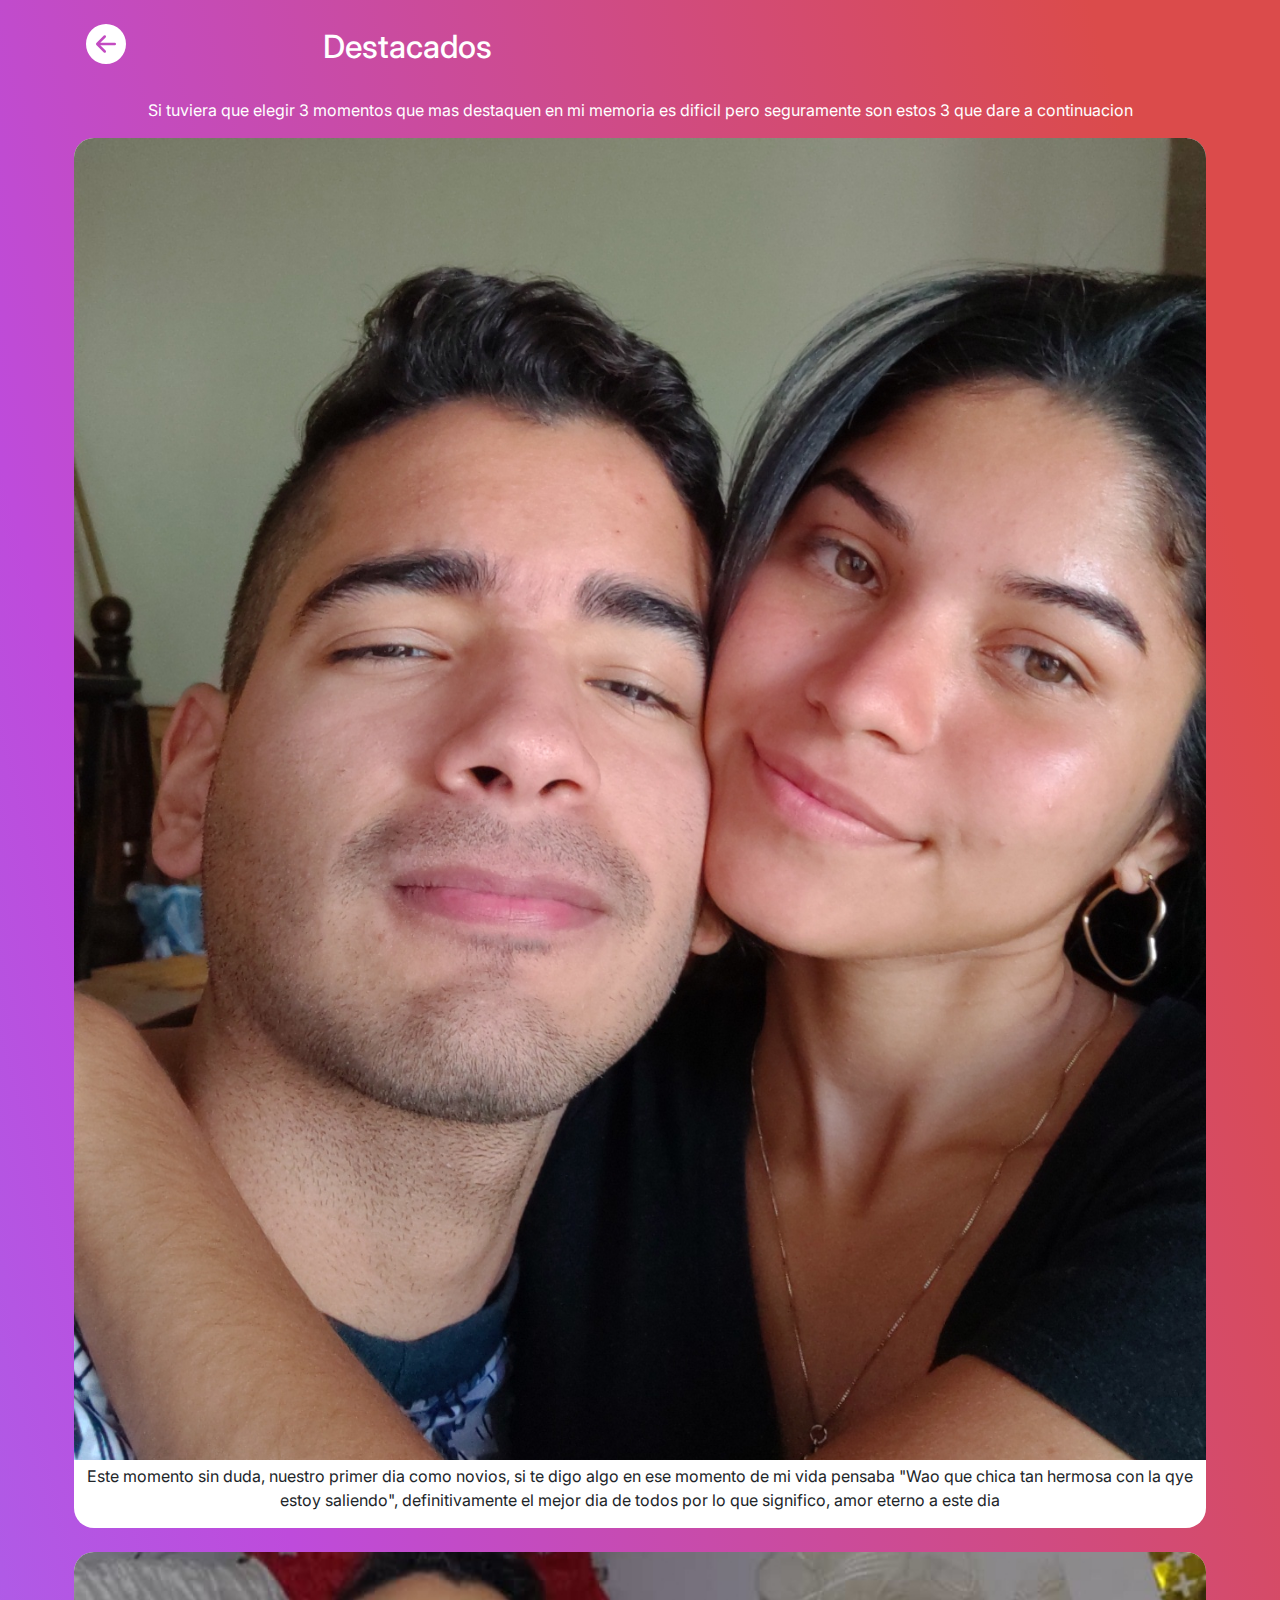
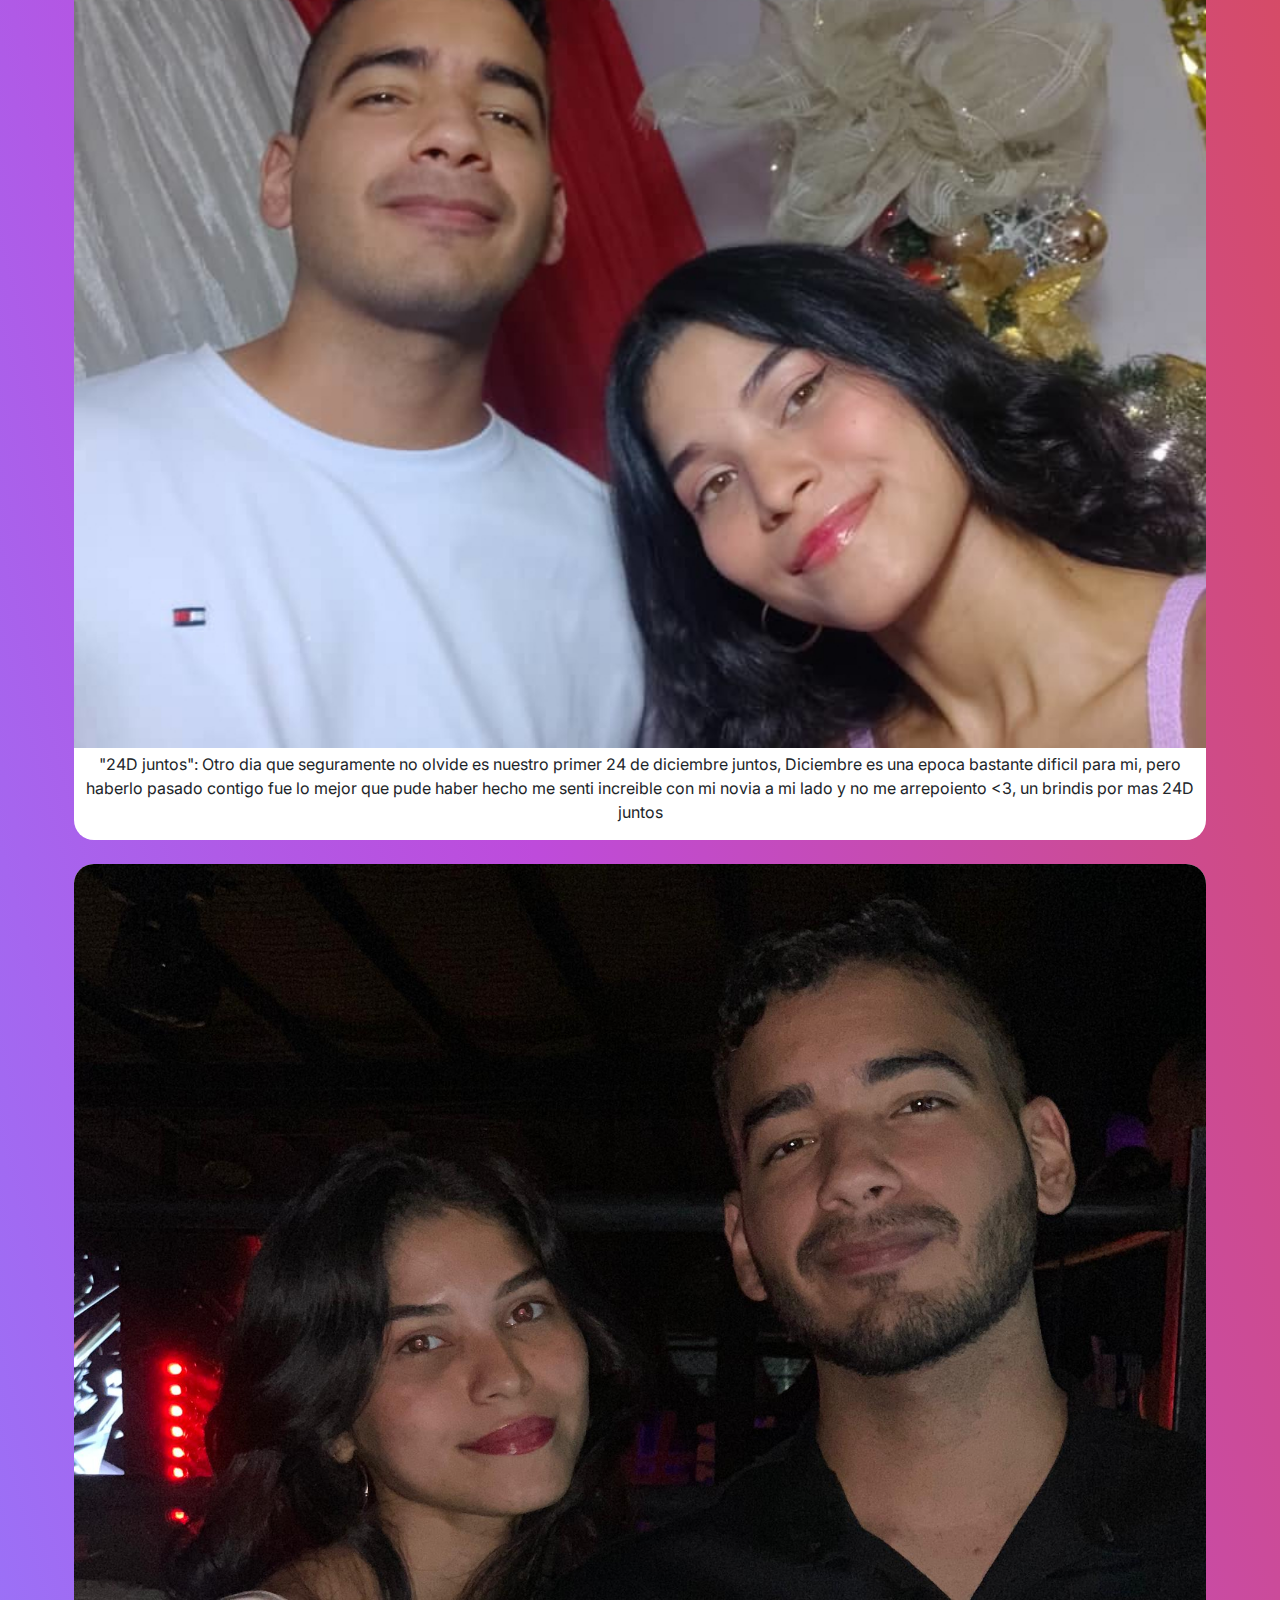
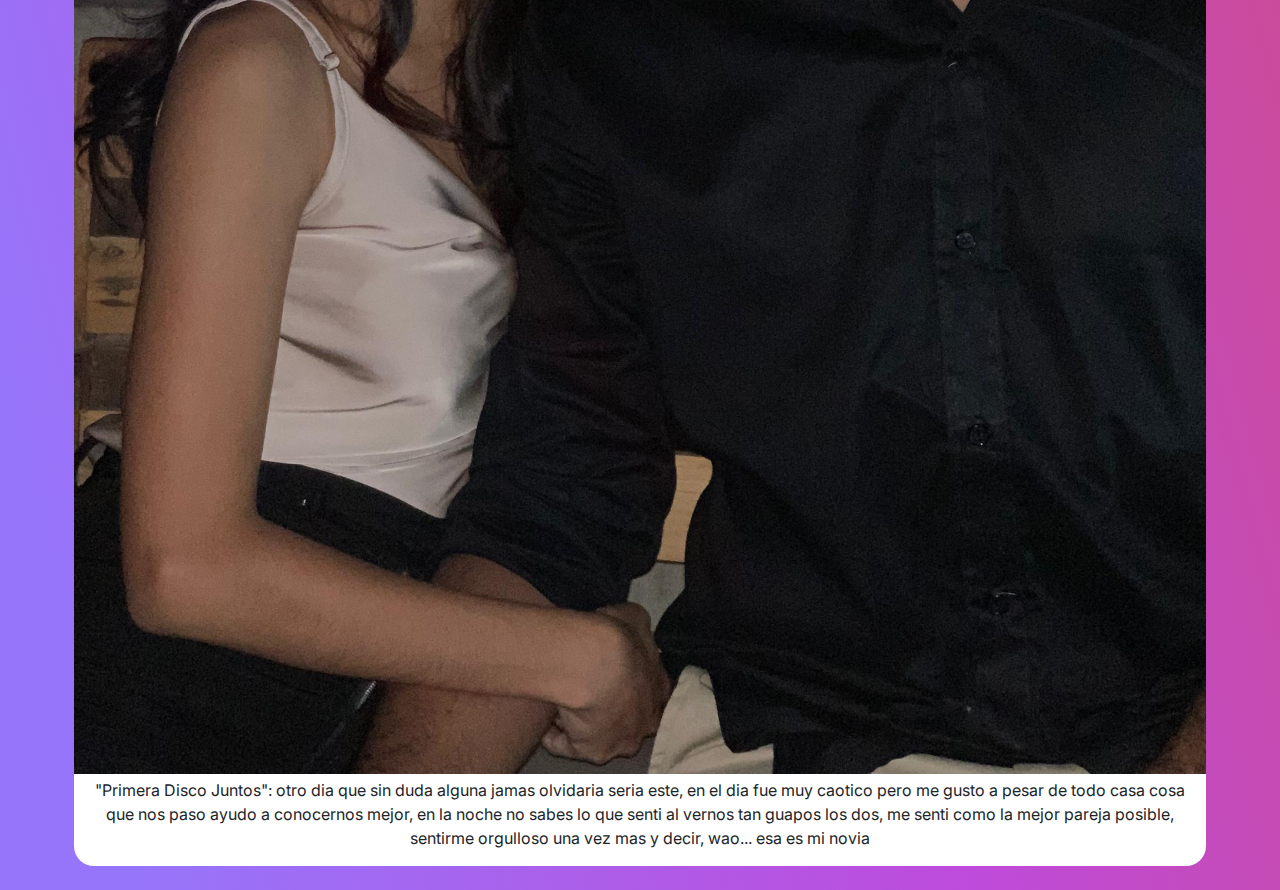
<file: QD.html>
<!DOCTYPE html>
<html lang="en">
<head>
    <meta charset="UTF-8">
    <meta name="viewport" content="width=device-width, initial-scale=1.0">
    <link rel="stylesheet" href="css/bootstrap.min.css">
    <link rel="stylesheet" href="css/styles.css">
    <script defer src=""></script>
    <link rel="preconnect" href="https://fonts.googleapis.com">
    <link rel="preconnect" href="https://fonts.gstatic.com" crossorigin>
    <link href="https://fonts.googleapis.com/css2?family=Inter:wght@100..900&display=swap" rel="stylesheet">
    <title>Album</title>
</head>
<body class="fondo-dos">
    <div class="container px-3">
        <div class="row d-flex mt-4">
            <div class="col-2">
                <a href="index.html">
                    <svg xmlns="http://www.w3.org/2000/svg" width="16" height="16" fill="currentColor" class="flecha bi bi-arrow-left-circle-fill" viewBox="0 0 16 16">
                        <path d="M8 0a8 8 0 1 0 0 16A8 8 0 0 0 8 0m3.5 7.5a.5.5 0 0 1 0 1H5.707l2.147 2.146a.5.5 0 0 1-.708.708l-3-3a.5.5 0 0 1 0-.708l3-3a.5.5 0 1 1 .708.708L5.707 7.5z"/>
                    </svg>
                </a>
            </div>
            <div class="col-10 mt-1">
                <h2 class="ms-5">Destacados</h2>
            </div>
        </div>
        <div class="row"></div>
        <div class="row mt-4">
            <div>
                <p class="parrafo">Si tuviera que elegir 3 momentos que mas destaquen en mi memoria es dificil pero seguramente son estos 3 que dare a continuacion</p>
            </div>
            <div class="carta mb-4">
                <div>
                    <img src="img/PrimerQ/Q1-foto-uno.jpg" alt="">
                </div>
                <div class="px-2 mt-1">
                    <p>Este momento sin duda, nuestro primer dia como novios, si te digo algo en ese momento de mi vida pensaba "Wao que chica tan hermosa con la qye estoy saliendo", definitivamente el mejor dia de todos por lo que significo, amor eterno a este dia</p>
                </div>
            </div>

            <div class="carta mb-4">
                <div>
                    <img src="img/SegundoQ/Q2-foto-cuatro.jpeg" alt="">
                </div>
                <div class="px-2 mt-1">
                    <p>"24D juntos": Otro dia que seguramente no olvide es nuestro primer 24 de diciembre juntos, Diciembre es una epoca bastante dificil para mi, pero haberlo pasado contigo fue lo mejor que pude haber hecho me senti increible con mi novia a mi lado y no me arrepoiento <3,  un brindis por mas 24D juntos</p>
                </div>
            </div>

            <div class="carta mb-4">
                <div>
                    <img src="img/SegundoQ/Q2-foto-cinco.jpeg" alt="">
                </div>
                <div class="px-2 mt-1">
                    <p>"Primera Disco Juntos": otro dia que sin duda alguna jamas olvidaria seria este, en el dia fue muy caotico pero me gusto a pesar de todo casa cosa que nos paso ayudo a conocernos mejor, en la noche no sabes lo que senti al vernos tan guapos los dos, me senti como la mejor pareja posible, sentirme orgulloso una vez mas y decir, wao... esa es mi novia</p>
                </div>
            </div>
        </div>
    </div>
</body>
</html>
</file>
<file: css/styles.css>
:root {
    --Fuente: 'Inter';
    --color1: #fff;
    --color2: ;
    --color3: ;
}

.fondo {
    background: linear-gradient(255deg, #db4b4b 8%, #be4bdb 59%, #9775fa 94%) space;
    width: 100%;
    height: 100%;
    
}

.fondo-dos {
    background: linear-gradient(255deg, #db4b4b 8%, #be4bdb 59%, #9775fa 94%) space;
    width: 100%;
    height: 100%;
    
}

/* .contenedor1 {
    padding-left: 200px;
    padding-right: 200px ;
} */

.contenedor1 h1, .contenedor1 p {
    color: var(--color1);
}

.primero {
    text-decoration: none;
    background-position: center;
    height: 200px;
    background-image: url('../img/Portada/imagen-portada-uno.jpg');
    background-repeat: no-repeat;
    background-size: cover;
    border-radius: 15px;
    cursor: pointer;
    border: #ffffff00 0px none;
    transition: 60ms;
    width: 49%;
}

.primero div {
    height: 100%;
    background-color: #9775fa70;
    border-radius: 15px;
    transition: 200ms;
}

.primero p {
    color: var(--color1);
    font-weight: bold;
    font-family: var(--Fuente);
}

.primero:hover {
    /* transform: scale(0.95,0.95); */
    border: #fff 4px solid;
}

.primero div:hover {
    background-color: #9775fa00;
    #pe {
        color: #9775fa00;
    }
}

/* .primero p:hover {
    color: #9775fa00;
} */





.segundo {
    text-decoration: none;
    background-position: center;
    height: 200px;
    background-image: url('../img/Portada/WhatsApp\ Image\ 2024-04-30\ at\ 10.47.27\ PM\ \(2\).jpeg');
    background-repeat: no-repeat;
    background-size: cover;
    border-radius: 15px;
    cursor: pointer;
    border: #ffffff00 0px none;
    transition: 60ms;
    width: 49%;
}

.segundo div {
    height: 100%;
    background-color: #9775fa70;
    border-radius: 15px;
    transition: 200ms;
}

.segundo p {
    color: var(--color1);
    font-weight: bold;
    font-family: var(--Fuente);
}

.segundo:hover {
    /* transform: scale(0.95,0.95); */
    border: #fff 4px solid;
}

.segundo div:hover {
    background-color: #9775fa00;
    #pee {
        color: #9775fa00;
    }
}







.tercero {
    text-decoration: none;
    background-position: center;
    height: 200px;
    background-image: url('../img/Portada/WhatsApp\ Image\ 2024-04-30\ at\ 10.47.25\ PM\ \(1\).jpeg');
    background-repeat: no-repeat;
    background-size: cover;
    border-radius: 15px;
    cursor: pointer;
    border: #ffffff00 0px none;
    transition: 60ms;
    width: 49%;
}

.tercero div {
    height: 100%;
    background-color: #9775fa70;
    border-radius: 15px;
    transition: 200ms;
}

.tercero p {
    color: var(--color1);
    font-weight: bold;
    font-family: var(--Fuente);
}

.tercero:hover {
    /* transform: scale(0.95,0.95); */
    border: #fff 4px solid;
}

.tercero div:hover {
    background-color: #9775fa00;
    #peee {
        color: #9775fa00;
    }
}






.destacados {
    text-decoration: none;
    background-position: center;
    height: 200px;
    background-image: url('../img/Portada/imagen-destacados.jpg');
    background-repeat: no-repeat;
    background-size: cover;
    border-radius: 15px;
    cursor: pointer;
    border: #ffffff00 0px none;
    transition: 60ms;
    width: 49%;
}

.destacados div {
    height: 100%;
    background-color: #9775fa70;
    border-radius: 15px;
    transition: 200ms;
}

.destacados p {
    color: var(--color1);
    font-weight: bold;
    font-family: var(--Fuente);
}

.destacados:hover {
    /* transform: scale(0.95,0.95); */
    border: #fff 4px solid;
}

.destacados div:hover {
    background-color: #9775fa00;
    #peeee {
        color: #9775fa00;
    }
}






.flecha {
    /* background-color: #fff; */
    color: #fff;
    width: 40px;
    height: 40px;
}

h2{
    font-family: var(--Fuente);
    color: #fff;
}




.carta {
    background-color: #fff;
    border-radius: 20px;
    padding: 0;
}

.carta img {
    border-radius: 20px 20px 0px 0px;
    width: 100%;
    height: 100%;
}

.carta p {
    text-align: center;
    font-family: var(--Fuente);
}

.parrafo{
    font-family: var(--Fuente);
    color: #fff;
    text-align: center;
}

.pie {
    color: #fff;
    font-family: var(--Fuente);
    text-align: center;
}
</file>
